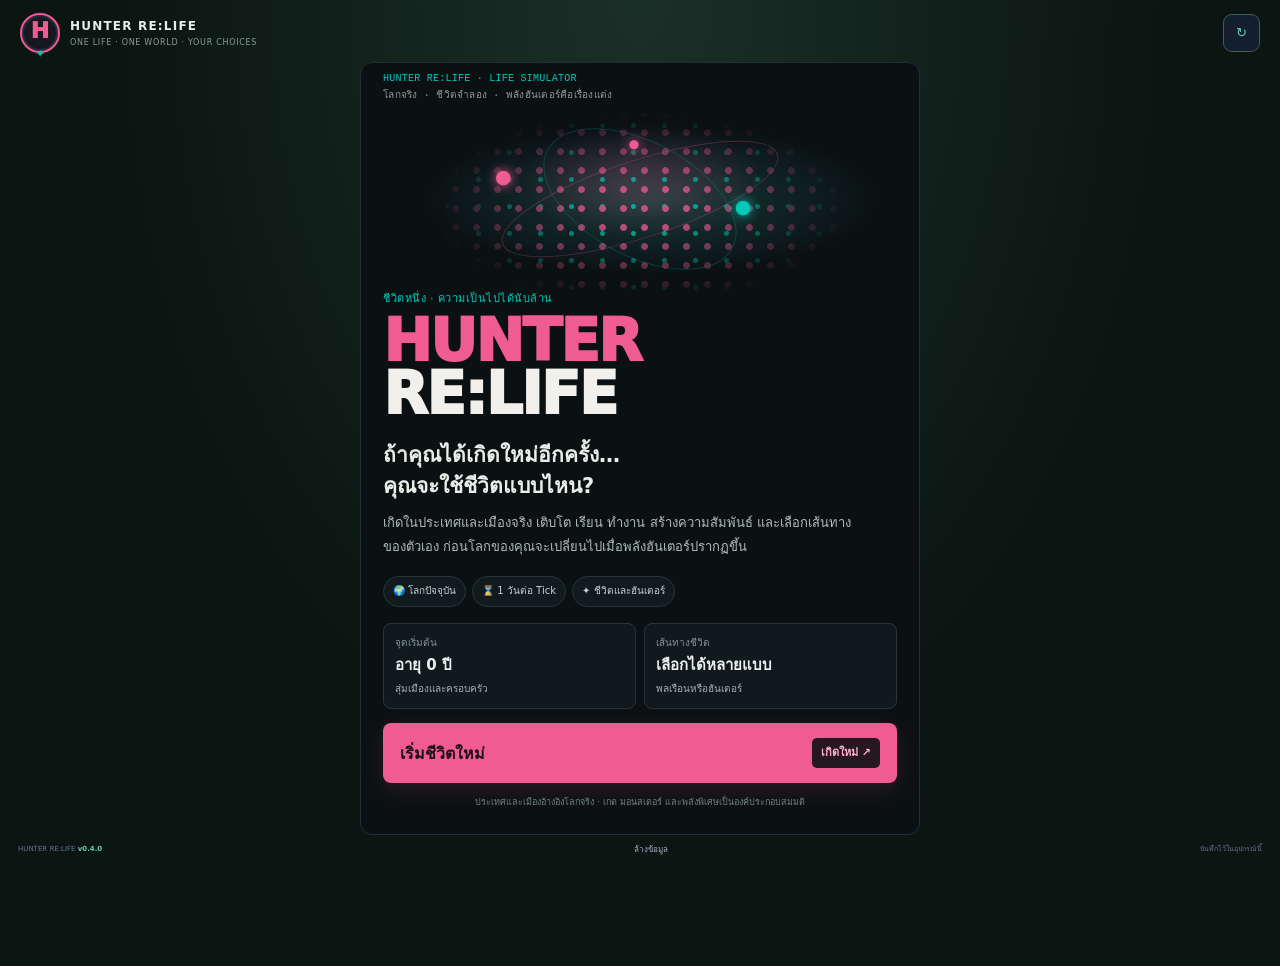
<file: index.html>
<!doctype html>
<html lang="th"><head><meta charset="utf-8"><meta name="viewport" content="width=device-width,initial-scale=1,viewport-fit=cover"><meta name="theme-color" content="#101722"><meta name="description" content="Hunter Re:Life — life simulation on modern Earth with a fictional Hunter awakening system"><link rel="manifest" href="manifest.webmanifest"><link rel="stylesheet" href="fateborn.css"><title>Hunter Re:Life — A Life, Reborn</title></head>
<body><div class="app earth-app">
<header class="topbar"><div class="logo">H<span>✦</span></div><div class="brand"><strong>HUNTER RE:LIFE</strong><small>ONE LIFE · ONE WORLD · YOUR CHOICES</small></div><button id="newBtn" class="icon-btn" aria-label="เริ่มชีวิตใหม่">↻</button></header>
<section id="intro" class="main-menu"><div class="menu-version">HUNTER RE:LIFE · LIFE SIMULATOR<br><span>โลกจริง · ชีวิตจำลอง · พลังฮันเตอร์คือเรื่องแต่ง</span></div><div class="menu-world-art" aria-hidden="true"><div class="world-glow"></div><div class="world-map-dots"></div><div class="world-orbit orbit-one"></div><div class="world-orbit orbit-two"></div><span class="map-pin pin-a">●</span><span class="map-pin pin-b">●</span><span class="map-pin pin-c">●</span></div><div class="menu-title"><p>ชีวิตหนึ่ง · ความเป็นไปได้นับล้าน</p><h1><span>HUNTER</span><br>RE:LIFE</h1><p class="menu-lead">ถ้าคุณได้เกิดใหม่อีกครั้ง…<br>คุณจะใช้ชีวิตแบบไหน?</p><p class="menu-copy">เกิดในประเทศและเมืองจริง เติบโต เรียน ทำงาน สร้างความสัมพันธ์ และเลือกเส้นทางของตัวเอง ก่อนโลกของคุณจะเปลี่ยนไปเมื่อพลังฮันเตอร์ปรากฏขึ้น</p></div><div class="menu-pill-row"><span>🌍 โลกปัจจุบัน</span><span>⌛ 1 วันต่อ Tick</span><span>✦ ชีวิตและฮันเตอร์</span></div><div class="menu-preview"><div><small>จุดเริ่มต้น</small><strong>อายุ 0 ปี</strong><span>สุ่มเมืองและครอบครัว</span></div><div><small>เส้นทางชีวิต</small><strong>เลือกได้หลายแบบ</strong><span>พลเรือนหรือฮันเตอร์</span></div></div><button id="startBtn" class="menu-start"><span>เริ่มชีวิตใหม่</span><b>เกิดใหม่ ↗</b></button><p class="menu-footnote">ประเทศและเมืองอ้างอิงโลกจริง · เกต มอนสเตอร์ และพลังพิเศษเป็นองค์ประกอบสมมติ</p></section>
<section id="birthScreen" class="birth-screen" hidden><article class="birth-card"><header class="birth-card-head"><strong>การแจ้งเกิด</strong><span id="birthNo">No. HRL-2026-000001</span></header><div class="birth-card-body"><small class="birth-label">ชื่อ</small><h1 id="birthName">กำลังสุ่มชื่อ...</h1><p id="birthStory" class="birth-story"></p><p class="birth-note">ชีวิตนี้จะดำเนินไปทีละ 1 วัน คุณสามารถหยุดเวลา เลือกการตัดสินใจ และกลับมาเล่นต่อได้ การเกิด ประเทศ ครอบครัว และเหตุการณ์เป็นการจำลอง</p><div class="birth-grid"><div><small>เพศ</small><strong id="birthSex">—</strong></div><div><small>ประเทศที่เกิด</small><strong id="birthCountry">—</strong></div><div><small>สถานที่เกิด</small><strong id="birthCity">—</strong></div><div><small>ฐานะครอบครัว</small><strong id="birthFamily">—</strong></div><div><small>อายุพ่อแม่</small><strong id="birthParents">—</strong></div><div><small>อาชีพพ่อแม่</small><strong id="birthJobs">—</strong></div><div><small>พี่น้อง</small><strong id="birthSiblings">—</strong></div><div><small>ศาสนา/วัฒนธรรม</small><strong id="birthCulture">—</strong></div></div><div class="birth-house-art"><span>🏙️</span><div><strong id="birthHomeTitle">จุดเริ่มต้นชีวิต</strong><small id="birthHomeText">ครอบครัวและโลกที่คุณเกิดมา</small></div></div></div><footer class="birth-actions"><button id="rerollBirthBtn" class="birth-share">สุ่มชีวิตใหม่</button><button id="beginLifeBtn" class="birth-begin">เริ่มชีวิตนี้</button></footer></article></section>
<section id="game" hidden><div id="lifeUiShell" class="life-ui-shell">
<header class="life-topbar"><div class="life-portrait" id="lifePortrait">🧑🏻</div><div class="life-identity"><strong id="lifeName">ชีวิตใหม่</strong><span id="lifeMeta">อายุ 0 ปี · กำลังเริ่มต้น</span><small id="lifeLocation">กำลังระบุสถานที่</small></div><div class="life-vitals"><span>♥ <b id="lifeHealth">—</b></span><span>◉ <b id="lifeMoney">—</b></span></div></header>
<div class="life-clock"><span id="lifeDate">วันแรกของชีวิต</span><div class="life-clock-actions"><button id="lifePause" type="button">▶ เล่น</button><button data-life-speed="1" class="life-speed active" type="button">1×</button><button data-life-speed="2" class="life-speed" type="button">2×</button><button data-life-speed="4" class="life-speed" type="button">4×</button></div></div>
<div id="lifeViewHost" class="life-view-host"></div>
<nav class="life-bottom-nav" aria-label="เมนูหลัก"><button class="active" data-life-view="life"><span>⌂</span>ชีวิต</button><button data-life-view="character"><span>♙</span>ตัวละคร</button><button data-life-view="world"><span>🌍</span>โลก</button><button data-life-view="events"><span>▤</span>เหตุการณ์</button><button data-life-view="more"><span>☰</span>เพิ่มเติม</button></nav>
</div>
<section class="hero-hud panel"><div class="hud-portrait"><span id="hudAvatar">🧑🏻‍🎤</span></div><div class="hud-identity"><strong id="hudName">ชีวิตใหม่</strong><span id="hudRank">UNAWAKENED · CIVILIAN</span><div class="hud-meter"><small>HP</small><i><b id="hudHp"></b></i><em id="hudHpText">80/100</em></div><div class="hud-meter exp"><small id="hudExpLabel">EDUCATION</small><i><b id="hudExp"></b></i><em id="hudExpText">0 XP</em></div></div><div class="hud-wallet"><small>◉ เงินสะสม</small><strong id="hudMoney">5</strong><span>เหรียญ</span></div><div class="hud-stats"><span>STR <b id="hudStr">10</b></span><span>AGI <b id="hudAgi">10</b></span><span>INT <b id="hudInt">10</b></span><span>VIT <b id="hudVit">10</b></span></div></section>
<section class="worldbar"><div><span class="label">YEAR</span><strong id="year">2026</strong></div><div><span class="label">AGE</span><strong><span id="age">0</span> YEARS</strong></div><div><span class="label">LIFE STAGE</span><strong id="stage">วัยเด็กเล็ก</strong></div></section>
<section class="panel sim-controls"><div class="control-top"><div><span class="eyebrow">LIFE SIMULATION</span><strong id="lifeStatus">PAUSED</strong></div><div class="control-actions"><button id="autoBtn" class="secondary-btn">AUTO: OFF</button></div></div><div class="speed-row"><button id="runBtn" class="run-btn">▶ เล่นต่อ</button><button data-speed="1" class="speed active">1×</button><button data-speed="2" class="speed">2×</button><button data-speed="4" class="speed">4×</button><button data-speed="8" class="speed">8×</button><button id="stepBtn" class="step-btn">+1 วัน</button></div><p class="tiny-note">หนึ่ง tick = 1 วัน · 30 วันต่อเดือน · 12 เดือนต่อปี</p></section>
<section class="panel scene earth-scene"><div class="scene-top"><span>🌐 <b id="simDate">DAY 1 · JAN 2026</b></span><span id="country">กำลังสุ่มประเทศ</span></div><div class="earth-art scene-home" id="earthArt"><div class="sun"></div><div class="scene-weather" id="sceneWeather">☀</div><div class="scene-backdrop" id="sceneBackdrop"></div><div class="skyline skyline-back"></div><div class="skyline skyline-front"></div><div class="scene-props" id="sceneProps"><span class="prop prop-home">⌂</span></div><div class="street"></div><div class="pixel-person" id="pixel-person"><i class="person-head"></i><i class="person-body"></i><i class="person-legs"></i></div><div class="scene-caption"><b id="activity">เติบโตและเรียนรู้</b><small id="sceneSubcaption">บ้านและครอบครัว · จุดเริ่มต้นของชีวิต</small></div><div class="scene-bubble" id="sceneBubble">ชีวิตใหม่</div></div><div class="scene-bottom"><span>♥ HEALTH <b id="health">80</b></span><span>☀ HAPPINESS <b id="happiness">60</b></span><span>◈ FUNDS <b id="money">5</b></span></div></section>
<section class="panel location-history-panel"><div class="section-heading"><div><p class="eyebrow">GEOGRAPHIC WORLD</p><h2>สถานที่ปัจจุบันและประวัติการเดินทาง</h2></div></div><p id="currentLocationSummary" class="muted">รอสร้างสถานที่เกิด</p><div id="locationHistoryList" class="location-history-list"></div><small class="muted">โปรไฟล์ภูมิศาสตร์ในต้นแบบนี้เป็นข้อมูลจัดฉากแบบ bundled ไม่ใช่ข้อมูลพิกัดหรือสภาพภูมิอากาศที่ตรวจสอบจากแหล่งสด</small></section><section class="panel profile-strip"><div class="profile-title"><div><p class="eyebrow">YOUR LIFE</p><h1 id="career">ยังไม่เริ่มทำงาน</h1><p class="muted"><span id="sex">—</span> · ครอบครัวฐานะ<span id="family">—</span></p></div><span id="hunterStatus" class="rank">ยังไม่ตื่นพลัง</span></div><div class="two-stats"><span>EDUCATION <b id="education">0</b></span><span>RELATIONSHIPS <b id="social">50</b></span></div><div class="life-goals"><span>PERSONALITY <b id="personality">—</b></span><span>GOAL <b id="goal">—</b></span></div><div class="bar"><i id="socialBar"></i></div><p id="hunterDetail" class="muted">ระบบฮันเตอร์ยังไม่ปรากฏในชีวิตของคุณ</p><p id="originContext" class="origin-context">ภูมิหลัง: รอการเกิด</p></section>
<section class="panel life-system"><div class="section-heading"><div><p class="eyebrow">LIFE SIMULATION · PHASE 2</p><h2>ชีวิต การเรียน งาน และครอบครัว</h2></div></div><div class="life-system-grid"><div><small>การศึกษา</small><b id="schoolLevel">ก่อนวัยเรียน</b><span>ความก้าวหน้า <strong id="schoolProgress">0</strong></span></div><div><small>รายรับ / เดือน</small><b id="monthlyIncome">0</b><span>รายจ่าย <strong id="monthlyExpense">0</strong></span></div><div><small>เงินออม</small><b id="savings">0</b><span>หนี้ <strong id="debt">0</strong></span></div><div><small>ครอบครัว</small><b><span id="familyBond">60</span>/100</b><span>เพื่อน <strong id="friendsCount">0</strong> คน</span></div></div></section>
<section id="combatPanel" class="panel combat-panel" hidden><div class="section-heading"><div><p class="eyebrow">HUNTER SYSTEM</p><h2>Gate & Combat</h2></div><span class="rank">AUTO TURN</span></div><p class="muted">การต่อสู้จำลองแบบผลัดตา ใช้สถานะตัวละครจริง มีความเสี่ยงบาดเจ็บและสูญเสียชีวิต</p><button id="gateStart" class="primary-btn">เข้าสำรวจ Gate ระดับ E</button><div id="combatFight" hidden><div class="enemy-card"><div><small>ENEMY</small><strong id="enemyName">Monster</strong></div><span id="enemyHpText">0/0</span><div class="bar"><i id="enemyHpBar"></i></div></div><div class="combat-meta"><span id="combatPlayerHp">HP 100</span><span id="combatPlayerLevel">Lv. 1 · EXP 0</span></div><p id="combatLog" class="combat-log"></p><div class="combat-actions"><button id="attackBtn">⚔ โจมตี</button><button id="skillBtn">✦ ใช้สกิล</button><button id="retreatBtn">ถอนตัว</button></div></div></section>
<section id="decision" class="panel critical-card" hidden><span class="critical-label">✦ LIFE DECISION</span><h2 id="decisionTitle">A choice awaits</h2><p id="decisionText"></p><div id="choices" class="critical-choices"></div></section>
<section class="panel events-panel"><div class="section-heading"><div><p class="eyebrow">DAILY LOG</p><h2>บันทึกชีวิตรายวัน</h2></div></div><div class="tab-switch"><button class="subtab active" data-feed="life">เหตุการณ์ชีวิต</button><button class="subtab" data-feed="world">ข่าวโลก</button></div><div id="feed" class="feed"></div></section>
<section id="ending" class="panel ending" hidden><h2>จบหนึ่งชีวิต</h2><p>ทุกชีวิตมีเรื่องราวที่ไม่เหมือนกัน คุณสามารถเริ่มชีวิตใหม่และเก็บประสบการณ์ครั้งนี้ไว้เป็นความทรงจำได้</p><button class="primary-btn" onclick="document.getElementById('newBtn').click()">เริ่มชีวิตใหม่</button></section>
<section id="inventoryPanel" class="panel detail-panel" hidden><div class="section-heading"><div><p class="eyebrow">EQUIPMENT</p><h2>กระเป๋าและอุปกรณ์</h2></div><span id="inventoryCount" class="rank">0 ITEMS</span></div><div id="inventoryList" class="item-grid"></div></section><section id="skillsPanel" class="panel detail-panel" hidden><div class="section-heading"><div><p class="eyebrow">HUNTER ABILITIES</p><h2>สกิลและพลัง</h2></div><span id="skillCount" class="rank">0 SKILLS</span></div><div id="skillsList" class="item-grid"></div></section><section id="legacyPanel" class="panel detail-panel" hidden><div class="section-heading"><div><p class="eyebrow">LIFE CHRONICLES</p><h2>ประวัติชีวิตเก่า</h2></div><span id="legacyCount" class="rank">0 LIVES</span></div><div id="legacyList" class="legacy-list"></div></section><span id="saveStatus" class="save-status">LOCAL SAVE</span><nav class="game-nav panel" aria-label="เมนูเกม"><button class="active" data-jump="scene"><span>⌂</span>ชีวิต</button><button data-jump="profile-strip"><span>♙</span>ตัวละคร</button><button data-jump="skillsPanel"><span>✧</span>สกิล</button><button data-jump="inventoryPanel"><span>▣</span>กระเป๋า</button><button data-jump="legacyPanel"><span>▤</span>Legacy</button><button data-jump="events-panel"><span>◎</span>บันทึก</button></nav>
<section class="panel source-note"><strong>หมายเหตุเกี่ยวกับข้อมูล</strong><p>ประเทศและชื่อเมืองอ้างอิงสถานที่จริง โดยใช้รายชื่อเมืองตัวอย่างที่คัดไว้ ไม่ใช่ฐานข้อมูลภูมิศาสตร์ครบทุกเมือง ค่าพื้นฐานและเหตุการณ์ชีวิตเป็นการจำลอง ส่วนฮันเตอร์ เกต และมอนสเตอร์เป็นเรื่องแต่ง</p></section>
</section>
<footer><span>HUNTER RE:LIFE <b>v0.4.0</b></span><button id="resetBtn" class="text-btn">ล้างข้อมูล</button><span>บันทึกไว้ในอุปกรณ์นี้</span></footer></div><script src="world-life.js"></script><script src="geographic-world.js"></script><script src="character-sprites.js"></script><script src="village-scene.js"></script><script src="life-ui.js"></script></body></html>
</file>
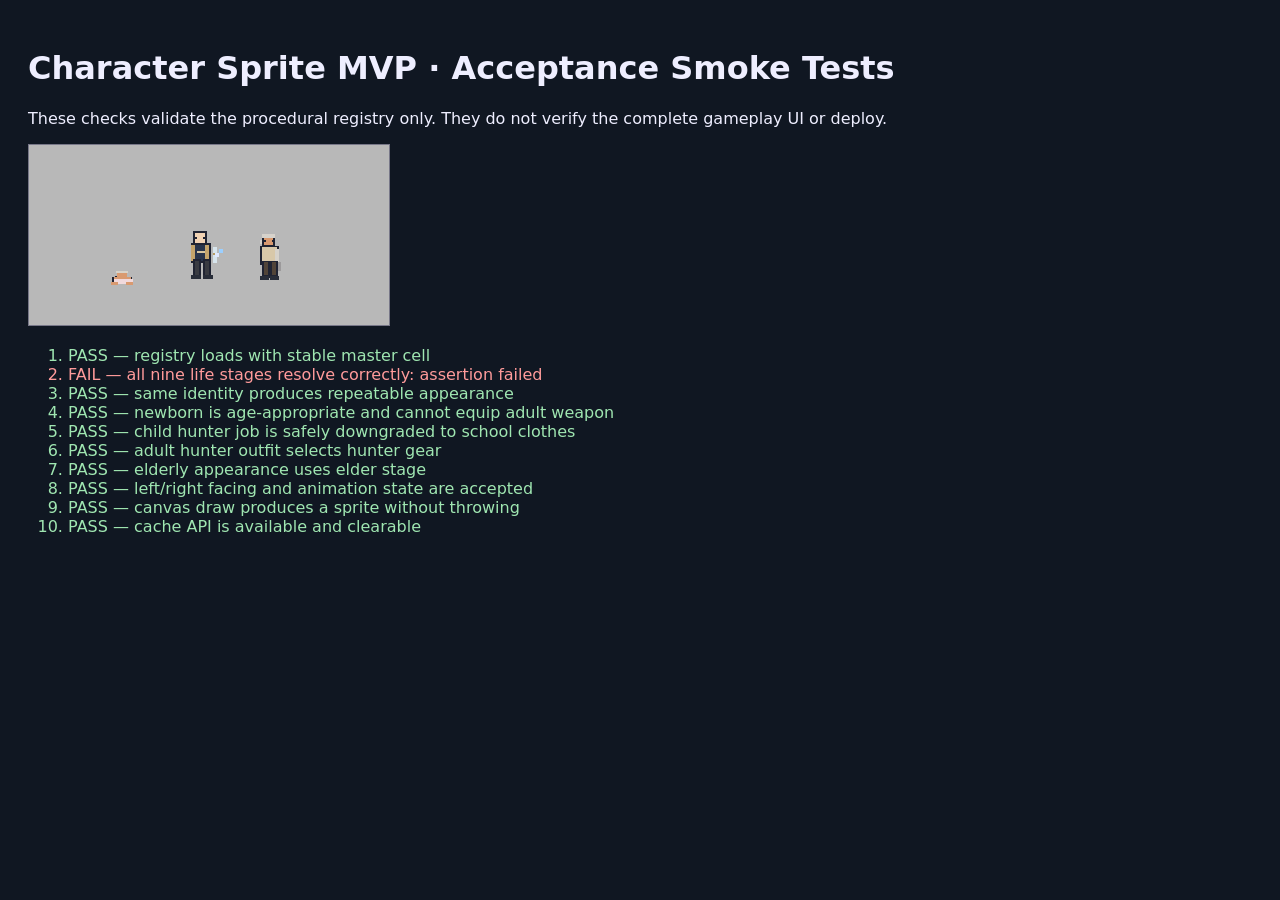
<file: sprite-system-tests.html>
<!doctype html>
<html lang="en"><meta charset="utf-8"><meta name="viewport" content="width=device-width,initial-scale=1"><title>Character Sprite MVP Tests</title>
<style>body{font:16px system-ui;background:#101722;color:#eef;padding:20px}canvas{image-rendering:pixelated;background:#b8b8b8;border:1px solid #778}li.pass{color:#9fe6b1}li.fail{color:#ff9b9b}</style>
<h1>Character Sprite MVP · Acceptance Smoke Tests</h1><p>These checks validate the procedural registry only. They do not verify the complete gameplay UI or deploy.</p><canvas id="preview" width="360" height="180"></canvas><ol id="results"></ol>
<script src="character-sprites.js"></script><script>
(()=>{const out=document.getElementById('results'),ctx=document.getElementById('preview').getContext('2d');let n=0;function test(name,fn){const li=document.createElement('li');try{const result=fn();if(result===false)throw Error('assertion failed');li.className='pass';li.textContent='PASS — '+name}catch(e){li.className='fail';li.textContent='FAIL — '+name+': '+e.message}out.appendChild(li);n++}
const S=window.RebornSprites;
test('registry loads with stable master cell',()=>S&&S.cell.width===24&&S.cell.height===32);
test('all nine life stages resolve correctly',()=>['newborn','toddler','early_childhood','childhood','adolescent','young_adult','adult','mature_adult','elderly'].every((id,i)=>S.stageFor([0,2,5,9,15,22,32,50,70][i]).id===id));
test('same identity produces repeatable appearance',()=>JSON.stringify(S.resolve({age:30,identity:{id:'test-1'}}).identity)===JSON.stringify(S.resolve({age:30,identity:{id:'test-1'}}).identity));
test('newborn is age-appropriate and cannot equip adult weapon',()=>{const a=S.resolve({age:0,job:'Hunter',weapon:'sword'});return a.stage==='newborn'&&a.outfit==='baby'&&a.weapon===null});
test('child hunter job is safely downgraded to school clothes',()=>S.resolve({age:10,job:'Hunter',weapon:'sword'}).outfit==='school');
test('adult hunter outfit selects hunter gear',()=>S.resolve({age:30,job:'Hunter',weapon:'sword'}).outfit==='hunter');
test('elderly appearance uses elder stage',()=>S.resolve({age:70}).stage==='elderly');
test('left/right facing and animation state are accepted',()=>S.resolve({age:25,facing:'left',action:'walk'}).facing==='left');
test('canvas draw produces a sprite without throwing',()=>{S.draw(ctx,80,140,{age:0,identity:{id:'test-baby'},action:'crawl'});S.draw(ctx,150,140,{age:30,identity:{id:'test-hunter'},job:'Hunter',weapon:'sword',action:'attack'});S.draw(ctx,220,140,{age:70,identity:{id:'test-elder'},action:'walk'});return true});
test('cache API is available and clearable',()=>{S.getCached('test',()=>({ok:true}));const ok=S.cache.has('test');S.clearCache();return ok&&!S.cache.has('test')});
document.title+=' — '+[...out.children].filter(x=>x.className==='pass').length+'/'+n+' passed';
})();
</script></html>
</file>
<file: fateborn.css>
:root{color-scheme:dark;--bg:#080c15;--panel:#111927;--line:#29364b;--text:#eff4ff;--muted:#8998b0;--cyan:#76e9e0;--violet:#b19bff;--gold:#f6d28a;--red:#ff7187;--green:#91e8ae;--pixel:pixelated}*{box-sizing:border-box}body{margin:0;background:radial-gradient(ellipse at 50% -10%,#29375c 0,transparent 43%),var(--bg);color:var(--text);font:13px/1.45 system-ui,sans-serif}button,select{font:inherit;cursor:pointer}button:disabled{opacity:.4;cursor:not-allowed}.app{max-width:900px;margin:auto;padding:0 11px calc(82px + env(safe-area-inset-bottom))}.topbar{display:flex;align-items:center;gap:10px;padding:14px 0}.logo{width:40px;height:40px;border:2px solid #6edbd8;border-radius:10px;display:grid;place-items:center;color:var(--cyan);font-size:22px;font-weight:1000}.logo span{font-size:10px;color:var(--gold)}.brand{display:grid;gap:2px}.brand strong{font-size:12px;letter-spacing:1.2px}.brand small{font-size:8px;letter-spacing:.7px;color:var(--muted)}.icon-btn{margin-left:auto;border:1px solid var(--line);background:#131e2f;color:var(--cyan);border-radius:9px;padding:9px 12px}.worldbar{display:grid;grid-template-columns:1fr 1fr 1fr;gap:6px;margin-bottom:10px}.worldbar>div{padding:9px 7px;background:#111a29;border:1px solid var(--line);border-radius:9px;display:grid;gap:3px;min-width:0}.label{font-size:7px;color:var(--muted);letter-spacing:.8px}.worldbar strong{font-size:9px;white-space:nowrap;overflow:hidden;text-overflow:ellipsis}.cyan{color:var(--cyan)}.panel{background:linear-gradient(150deg,#131d2c,#0d1420);border:1px solid var(--line);border-radius:13px;padding:13px;margin-bottom:10px;box-shadow:0 8px 22px #0002}.sim-controls{padding:11px}.control-top,.speed-row{display:flex;align-items:center;gap:6px}.control-top{justify-content:space-between;margin-bottom:9px}.control-top>div{display:grid;gap:3px}.control-top>div>strong{font-size:11px;color:var(--gold)}.eyebrow{margin:0 0 4px;font-size:8px;letter-spacing:1.5px;color:var(--cyan);font-weight:900}.mode-label{font-size:7px;letter-spacing:.6px;color:var(--muted);display:grid;gap:3px}.mode-label select{max-width:125px;background:#0b1320;border:1px solid var(--line);border-radius:6px;color:var(--text);padding:6px;font-size:10px}.speed-row{display:grid;grid-template-columns:1.45fr repeat(4,.55fr) 1fr}.run-btn,.speed,.step-btn{border:1px solid #33445c;background:#182337;color:var(--text);border-radius:7px;padding:8px 3px;font-size:9px;font-weight:900}.run-btn{background:#164039;color:var(--cyan)}.speed.active{border-color:var(--cyan);background:#1c3b42;color:var(--cyan)}.step-btn{color:var(--gold)}.tiny-note{font-size:8px;color:#77869c;margin:8px 0 0;text-align:center}.view{display:none}.view.active{display:block}.scene{padding:8px}.scene-top,.scene-bottom{display:flex;justify-content:space-between;gap:8px;padding:4px;color:var(--muted);font-size:8px;letter-spacing:.6px}.scene-bottom{padding:10px 4px 4px}.scene-bottom b{color:var(--text)}.pixel-scene{height:245px;position:relative;overflow:hidden;border:1px solid #31445a;background:linear-gradient(#1c2a48,#33445e 48%,#7a7380 75%,#3c4b4e);isolation:isolate;image-rendering:pixelated}.parallax{position:absolute;inset:0;pointer-events:none}.parallax.far{opacity:.8;background:linear-gradient(135deg,transparent 48%,#25364c 49% 62%,transparent 63%) 0 0/260px 160px repeat-x,linear-gradient(135deg,transparent 48%,#1d2d42 49% 62%,transparent 63%) 80px 28px/310px 140px repeat-x}.parallax.near{top:auto;height:70px;bottom:42px;background:repeating-linear-gradient(90deg,#34463f 0 12px,#40564a 12px 24px,#283a36 24px 38px);opacity:.6}.world-track{position:absolute;inset:0 auto 0 0;width:4000px;will-change:transform;image-rendering:pixelated}.world-ground{position:absolute;left:0;right:0;bottom:0;height:50px;background:repeating-linear-gradient(90deg,#263b3b 0 18px,#304543 18px 34px);border-top:5px solid #62766b}.world-ground:before{content:'';position:absolute;top:-16px;left:0;right:0;height:12px;background:repeating-linear-gradient(90deg,transparent 0 9px,#8ab18b 9px 14px,transparent 14px 31px)}.world-object{position:absolute;bottom:45px;image-rendering:pixelated}.tower{width:30px;height:84px;background:#1b2736;border:4px solid #39465a;border-bottom:0}.tower:before{content:'';position:absolute;top:-16px;left:-8px;width:38px;height:18px;background:#26374b;clip-path:polygon(50% 0,100% 100%,0 100%)}.tower i{position:absolute;bottom:0;left:8px;width:5px;height:16px;background:#e2b976}.gate-object{width:76px;height:92px;border:6px solid #7c9cae;border-bottom:0;border-radius:35px 35px 0 0;background:radial-gradient(ellipse,#b6cfff,#746bc1 30%,#192a48 70%);box-shadow:0 0 25px #a5d7ff88}.gate-object:before{content:'';position:absolute;inset:-11px -11px 0;border:2px solid #b6dce2;border-radius:40px 40px 0 0}.gate-object i{position:absolute;inset:7px;background:linear-gradient(130deg,#c1f6f4,#7874ce 35%,#101b32 70%)}.gate-object b,.guild-object b,.dungeon-object b{position:absolute;top:35px;left:8px;font-size:7px;letter-spacing:1px}.tree{width:20px;height:54px;background:#604f42}.tree:before{content:'';position:absolute;left:-22px;top:-36px;width:60px;height:55px;background:#3e6a59;box-shadow:8px -12px #4e8068,-8px 6px #2c5249;clip-path:polygon(50% 0,95% 38%,80% 38%,100% 70%,65% 70%,80% 100%,20% 100%,35% 70%,0 70%,20% 38%,5% 38%)}.tree2{filter:hue-rotate(20deg)}.guild-object{width:110px;height:80px;background:#5c4a3d;border:5px solid #89745d}.guild-object:before{content:'';position:absolute;left:-12px;top:-26px;width:124px;height:30px;background:#8b5948;clip-path:polygon(50% 0,100% 100%,0 100%)}.guild-object b{top:32px;left:34px;color:#f6d28a}.crystal{width:34px;height:58px;background:#9a9bff;clip-path:polygon(50% 0,100% 30%,72% 100%,24% 86%,0 32%);filter:drop-shadow(0 0 8px #a4a1ff);box-shadow:0 0 20px #a4a1ff}.dungeon-object{width:120px;height:90px;background:#202b38;border:5px solid #526276;border-bottom:0;border-radius:40px 40px 0 0}.dungeon-object i{position:absolute;inset:14px 14px 0;background:#111927;border:2px solid #64748b;border-bottom:0;border-radius:35px 35px 0 0}.dungeon-object b{top:47px;left:29px;color:#c4d3e8}.hero-sprite{position:absolute;left:600px;bottom:43px;width:28px;height:43px;z-index:4;image-rendering:pixelated;filter:drop-shadow(3px 3px 0 #10151d);transform-origin:bottom center}.hero-sprite i{position:absolute;display:block}.hero-sprite .hair{top:0;left:5px;width:17px;height:6px;background:#222338;box-shadow:0 -3px #222338,3px 2px #222338}.hero-sprite .head{top:4px;left:7px;width:12px;height:10px;background:#e7b58d;box-shadow:4px 3px #e7b58d}.hero-sprite .body{top:14px;left:4px;width:19px;height:15px;background:#64b5b5;border:2px solid #25344a}.hero-sprite .arm{top:16px;left:0;width:5px;height:12px;background:#e7b58d;box-shadow:22px 0 #e7b58d}.hero-sprite .legs{top:28px;left:5px;width:7px;height:13px;background:#313950;box-shadow:9px 0 #313950}.hero-sprite .weapon{top:14px;left:23px;width:3px;height:20px;background:#dce7f3;transform:rotate(15deg);display:none}.hero-sprite.anim-walk .legs{animation:walk .3s steps(2) infinite}.hero-sprite.anim-walk .arm{animation:arms .3s steps(2) infinite}.hero-sprite.anim-fight .weapon{display:block;animation:swing .5s steps(2) infinite}.hero-sprite.anim-magic .body{background:#a78bfa;box-shadow:0 0 12px #a78bfa}.hero-sprite.anim-rest{filter:drop-shadow(0 0 7px #83e9c2)}.hero-sprite.race-elf .hair{background:#70b99c}.hero-sprite.race-dwarf .hair{background:#b76c4c}.hero-sprite.race-orc .head{background:#78b87b}.hero-sprite.race-beastkin .hair{background:#cda06b;box-shadow:0 -3px #cda06b,-4px -1px #cda06b,4px -1px #cda06b}.hero-sprite.race-dragonkin .head{background:#bc8bd8}.hero-sprite.stage-infant{transform:scale(.6)}.hero-sprite.stage-child{transform:scale(.8)}.hero-sprite.stage-teen{transform:scale(1)}.hero-sprite.stage-adult{transform:scale(1.1)}.hero-sprite.stage-elder{transform:scale(1.05);filter:grayscale(.35)}.scene-overlay{position:absolute;left:10px;bottom:9px;display:grid;gap:2px;text-shadow:0 2px 4px #000;pointer-events:none}.scene-overlay span{font-size:10px;letter-spacing:1.2px;font-weight:900}.scene-overlay small{font-size:8px;color:#d1d9e8}.camera-marker{position:absolute;right:7px;top:7px;font-size:6px;letter-spacing:.8px;color:#d9e7f2;background:#0a1328a8;padding:4px;border:1px solid #61748a66}.section-heading{display:flex;justify-content:space-between;align-items:center;gap:8px;margin-bottom:12px}.section-heading h2{margin:0;font-size:17px}.profile-title{display:flex;justify-content:space-between;align-items:start;gap:8px}.profile-title h1{font-size:22px;margin:0}.muted{color:var(--muted);font-size:10px;line-height:1.6}.profile-title .muted{margin:4px 0 0}.rank,.tag{font-size:7px;letter-spacing:.7px;font-weight:900;padding:6px 7px;border-radius:6px;border:1px solid #7563a8;color:#c9baff;background:#a58dff12;white-space:nowrap}.level-line{display:flex;justify-content:space-between;font-size:9px;color:var(--muted);margin:13px 0 6px}.level-line b{color:var(--text)}.bar{height:5px;background:#283349;border-radius:8px;overflow:hidden}.bar i{display:block;height:100%;width:0;background:linear-gradient(90deg,#8c7aff,#6ce6de)}.quick-vitals{display:flex;justify-content:space-between;gap:8px;flex-wrap:wrap;margin-top:12px;font-size:8px;color:var(--muted)}.quick-vitals b{color:var(--text)}.current-activity .section-heading{margin-bottom:7px}.activity-meter{height:4px;background:#283349;border-radius:5px;margin:12px 0 9px;overflow:hidden}.activity-meter i{display:block;height:100%;width:20%;background:var(--cyan);transition:width .3s}.two-stats{display:flex;justify-content:space-between;gap:8px;font-size:7px;letter-spacing:.7px;color:var(--muted)}.two-stats b{color:var(--text)}.critical-card{border:1px solid #c79b49;background:linear-gradient(130deg,#392c20,#201a19);border-radius:10px;padding:12px;margin-bottom:12px}.critical-label{font-size:8px;color:var(--gold);letter-spacing:1px;font-weight:900}.critical-card h3{margin:7px 0;font-size:15px}.critical-card p{font-size:10px;color:#e2d5bf;line-height:1.5}.critical-choices{display:grid;gap:7px}.critical-choices button{padding:10px;background:#1b2635;border:1px solid #6b5b42;color:var(--text);border-radius:7px;text-align:left;font-size:10px}.tab-switch{display:flex;gap:6px;margin-bottom:10px}.subtab{flex:1;background:#0b1320;color:var(--muted);border:1px solid var(--line);border-radius:7px;padding:8px;font-size:9px}.subtab.active{color:var(--cyan);border-color:var(--cyan)}.feed{display:grid;gap:7px}.feed-entry{padding:9px 10px;background:#0b121e;border-left:2px solid var(--violet);border-radius:0 7px 7px 0}.feed-entry.world{border-left-color:var(--gold)}.feed-entry strong{display:block;font-size:10px;color:var(--gold)}.feed-entry p{margin:4px 0 0;color:#aab7c9;font-size:9px;line-height:1.5}.feed-entry time{font-size:7px;color:var(--muted)}.stats-grid{display:grid;grid-template-columns:repeat(3,1fr);gap:7px}.stats-grid>div{background:#0a111c;border:1px solid #253147;border-radius:8px;padding:10px 7px;display:grid;gap:3px}.stats-grid small{font-size:8px;color:var(--cyan);font-weight:900}.stats-grid b{font-size:20px}.stats-grid span{font-size:8px;color:var(--muted)}.detail-list{display:grid;gap:7px;margin-top:12px}.detail-row{display:flex;justify-content:space-between;gap:12px;padding:8px;background:#0b121e;border-radius:7px;font-size:9px}.detail-row span{color:var(--muted)}.item-list{display:grid;gap:8px}.item-card{display:flex;align-items:center;gap:10px;padding:10px;background:#0a111c;border:1px solid var(--line);border-radius:9px}.item-icon{width:35px;height:35px;border-radius:8px;display:grid;place-items:center;background:#1c2940;font-size:18px;flex-shrink:0}.item-card>div:nth-child(2){flex:1;min-width:0}.item-card strong{font-size:10px;display:block}.item-card p{font-size:8px;color:var(--muted);margin:3px 0 0;line-height:1.5}.item-card .value{font-size:8px;color:var(--gold);white-space:nowrap}.equipment-grid{display:grid;grid-template-columns:repeat(3,1fr);gap:7px;margin-bottom:10px}.equipment-slot{padding:10px 5px;background:#0a111c;border:1px dashed #34445b;border-radius:8px;text-align:center}.equipment-slot small{display:block;font-size:7px;color:var(--muted)}.equipment-slot b{display:block;font-size:9px;margin-top:5px}.world-map{height:220px;position:relative;overflow:hidden;margin-top:14px;border:1px solid #2d4554;border-radius:10px;background:linear-gradient(150deg,#1a2d3d,#293d3a 45%,#182a34)}.map-line{position:absolute;left:10%;right:10%;top:51%;height:3px;background:#b3b6a6;transform:rotate(-10deg);box-shadow:0 0 0 4px #aab5a322}.map-node{position:absolute;padding:8px 7px;border:1px solid #91a6a8;background:#152535;color:#e8f3e9;border-radius:5px;font-size:7px;letter-spacing:.5px}.n1{left:7%;top:55%}.n2{left:29%;top:32%;border-color:#8bdde4}.n3{left:48%;top:57%}.n4{left:66%;top:24%;border-color:#a78bfa}.n5{right:5%;top:53%;border-color:#f6d28a}.bottom-nav{position:fixed;z-index:20;bottom:0;left:50%;transform:translateX(-50%);width:min(100%,900px);display:grid;grid-template-columns:repeat(9,minmax(0,1fr));gap:1px;background:#0b111c;border-top:1px solid var(--line);padding:7px 3px calc(7px + env(safe-area-inset-bottom));overflow-x:auto}.nav-item{min-width:0;border:0;background:transparent;color:#71819a;display:grid;justify-items:center;gap:3px;padding:4px 0}.nav-item span{font-size:16px}.nav-item small{font-size:7px}.nav-item.active{color:var(--cyan)}footer{display:flex;justify-content:space-between;align-items:center;gap:7px;padding:8px 0 20px;color:#67758d;font-size:7px}footer b{color:var(--cyan)}.text-btn{border:0;background:none;color:#a5b3c8;font-size:8px}.toast{position:fixed;bottom:86px;left:50%;transform:translate(-50%,15px);opacity:0;pointer-events:none;background:#d9fffa;color:#07151b;padding:11px 15px;border-radius:9px;font-weight:900;font-size:10px;box-shadow:0 8px 30px #0008;transition:.2s;max-width:90vw;text-align:center;z-index:30}.toast.show{opacity:1;transform:translate(-50%,0)}[hidden]{display:none!important}@keyframes walk{0%{transform:translateY(0)}100%{transform:translateY(-3px)}}@keyframes arms{0%{transform:rotate(-15deg)}100%{transform:rotate(15deg)}}@keyframes swing{0%{transform:rotate(15deg)}100%{transform:rotate(-40deg)}}@media(min-width:650px){.app{padding:0 22px 95px}.pixel-scene{height:300px}.panel{padding:17px}.worldbar strong{font-size:10px}.bottom-nav{padding-left:14px;padding-right:14px}.nav-item small{font-size:8px}}@media(max-width:370px){.app{padding-left:7px;padding-right:7px}.panel{padding:10px}.pixel-scene{height:220px}.worldbar strong{font-size:8px}.brand strong{font-size:10px}.speed-row{grid-template-columns:1.3fr repeat(4,.5fr) .9fr}.run-btn,.speed,.step-btn{font-size:8px}.nav-item small{font-size:6px}.nav-item span{font-size:14px}}

/* Reference-flow pass: compact life HUD, large pixel scene, readable event timeline. */
@media (max-width:600px){
  body{font-size:14px;background:#08140f;color:#e8eadf}
  .app{padding:0 8px calc(78px + env(safe-area-inset-bottom));max-width:520px}
  .topbar{padding:9px 2px 7px;gap:8px}
  .logo{width:34px;height:34px;border-radius:7px}
  .brand strong{font-size:11px;letter-spacing:.8px}
  .brand small{font-size:7px}
  .worldbar{gap:4px;margin-bottom:6px}
  .worldbar>div{padding:7px 5px;border-radius:5px;background:#101d18;border-color:#263b32}
  .label{font-size:7px}
  .worldbar strong{font-size:9px}
  .sim-controls{padding:8px;margin-bottom:7px;border-radius:7px;background:#101b16;border-color:#263b32}
  .control-top{margin-bottom:7px}
  .control-top>div>strong{font-size:10px}
  .mode-label{font-size:7px}
  .mode-label select{max-width:108px;padding:5px}
  .speed-row{grid-template-columns:1.15fr repeat(4,.55fr) .8fr;gap:4px}
  .run-btn,.speed,.step-btn{padding:8px 2px;font-size:9px;border-radius:5px}
  .tiny-note{font-size:7px;margin-top:6px}
  .view.active{display:flex;flex-direction:column;gap:0}
  #view-life .profile-strip{order:1}
  #view-life .scene{order:2}
  #view-life .current-activity{order:3}
  #view-life .events-panel{order:4}
  .panel{padding:10px;margin-bottom:7px;border-radius:7px;background:#101b16;border-color:#263b32;box-shadow:none}
  .profile-title h1{font-size:20px}
  .profile-title .muted{font-size:9px}
  .rank,.tag{font-size:7px;padding:5px 6px}
  .level-line{margin:8px 0 5px;font-size:9px}
  .quick-vitals{margin-top:8px;font-size:8px}
  .scene{padding:5px!important}
  .scene-top,.scene-bottom{font-size:8px}
  .pixel-scene{height:clamp(270px,36vh,390px);border-radius:3px;border-color:#3c5145}
  .world-ground{height:58px}
  .hero-sprite{bottom:51px}
  .scene-overlay{left:8px;bottom:7px}
  .scene-overlay span{font-size:10px}
  .scene-overlay small{font-size:8px}
  .camera-marker{font-size:6px}
  .section-heading{margin-bottom:8px}
  .section-heading h2{font-size:16px}
  .muted{font-size:10px}
  .current-activity .section-heading{margin-bottom:5px}
  .activity-meter{margin:8px 0}
  .two-stats{font-size:7px}
  .events-panel{min-height:245px}
  .tab-switch{margin-bottom:8px}
  .subtab{font-size:10px;padding:9px;border-radius:5px}
  .feed{gap:4px}
  .feed-entry{padding:8px 9px;background:#0b1511;border-left-width:3px;border-radius:0}
  .feed-entry strong{font-size:10px}
  .feed-entry p{font-size:10px;line-height:1.55}
  .feed-entry time{font-size:7px}
  .bottom-nav{width:100%;grid-template-columns:repeat(9,minmax(42px,1fr));overflow-x:auto;background:#0b1511;border-top:1px solid #263b32;padding:6px 3px calc(6px + env(safe-area-inset-bottom))}
  .nav-item{padding:4px 0}
  .nav-item span{font-size:17px}
  .nav-item small{font-size:8px}
  .stats-grid{gap:5px}
  .stats-grid>div{padding:8px 6px}
  .stats-grid b{font-size:18px}
  .item-card{padding:8px;gap:8px}
  .item-card strong{font-size:10px}
  .item-card p{font-size:9px}
  .world-map{height:200px}
}
@media (max-width:380px){
  .worldbar strong{font-size:8px}
  .speed-row{grid-template-columns:1.05fr repeat(4,.5fr) .78fr}
  .run-btn,.speed,.step-btn{font-size:8px}
  .pixel-scene{height:265px}
  .bottom-nav{grid-template-columns:repeat(9,minmax(39px,1fr))}
}

/* Earth-life redesign */
.earth-app{max-width:760px;padding-bottom:calc(24px + env(safe-area-inset-bottom))}
.intro{padding:22px 18px;background:linear-gradient(145deg,#19283b,#101722 68%);margin-top:12px}
.intro h1{font-size:clamp(25px,6vw,38px);line-height:1.22;margin:12px 0}
.intro h1 span{color:var(--cyan)}
.intro>p:not(.eyebrow):not(.tiny-note){color:#c1ccdc;line-height:1.8;font-size:13px}
.intro-facts{display:grid;grid-template-columns:repeat(3,minmax(0,1fr));gap:7px;margin:20px 0}
.intro-facts>div{display:flex;flex-direction:column;gap:5px;padding:11px 8px;border:1px solid var(--line);border-radius:10px;background:#0b1421}
.intro-facts b{font-size:21px}.intro-facts strong{font-size:10px}.intro-facts small{font-size:9px;color:var(--muted)}
.primary-btn{width:100%;padding:14px;border:0;border-radius:9px;background:linear-gradient(100deg,#4ed2c5,#8ce4cf);color:#10212b;font-weight:900;font-size:14px}
.control-actions{display:flex;gap:5px}.secondary-btn{border:1px solid var(--line);background:#172438;color:var(--text);border-radius:7px;padding:7px 10px;font-size:10px;font-weight:800}
.earth-scene{padding:8px}.earth-art{height:225px;position:relative;overflow:hidden;border:1px solid #344a5e;background:linear-gradient(#8bb5c7 0%,#c4d6d2 58%,#788e8a 59%,#354b50 100%);image-rendering:pixelated}
.sun{position:absolute;width:36px;height:36px;border-radius:50%;background:#f8d88b;top:22px;right:15%;box-shadow:0 0 25px #ffe6a3aa}
.skyline{position:absolute;bottom:48px;left:0;right:0;height:110px;background:repeating-linear-gradient(90deg,#718b91 0 28px,#d0d5c7 28px 32px,#607b85 32px 61px,#9baeb0 61px 66px);clip-path:polygon(0 48%,6% 48%,6% 18%,13% 18%,13% 40%,19% 40%,19% 5%,27% 5%,27% 54%,34% 54%,34% 28%,42% 28%,42% 45%,49% 45%,49% 10%,58% 10%,58% 51%,66% 51%,66% 24%,74% 24%,74% 43%,83% 43%,83% 14%,91% 14%,91% 46%,100% 46%,100% 100%,0 100%)}
.skyline-back{bottom:62px;opacity:.55;transform:scaleX(1.15);background-color:#8ba3a6}
.skyline-front{height:78px;bottom:44px;background:repeating-linear-gradient(90deg,#354f5a 0 36px,#779195 36px 40px,#47636b 40px 72px);opacity:.95}
.street{position:absolute;bottom:0;left:0;right:0;height:50px;background:repeating-linear-gradient(90deg,#394b50 0 45px,#465b60 45px 48px)}
.street:after{content:'';position:absolute;top:23px;left:0;right:0;height:3px;background:repeating-linear-gradient(90deg,#e9d9a2 0 20px,transparent 20px 40px)}
.pixel-person{position:absolute;z-index:2;bottom:40px;left:48%;width:25px;height:47px;image-rendering:pixelated;filter:drop-shadow(3px 3px 0 #17242b)}
.person-head{position:absolute;top:0;left:7px;width:13px;height:12px;background:#d9a57e;box-shadow:0 -4px #3b3334}
.person-body{position:absolute;top:12px;left:4px;width:20px;height:19px;background:#e6bd62;border:2px solid #374958}
.person-legs{position:absolute;top:30px;left:6px;width:6px;height:16px;background:#263b4d;box-shadow:8px 0 #263b4d}
.scene-caption{position:absolute;z-index:3;top:10px;left:10px;display:grid;gap:3px;color:#152631;text-shadow:0 1px #fff8}
.scene-caption b{font-size:12px}.scene-caption small{font-size:9px}
.profile-title{display:flex;justify-content:space-between;align-items:flex-start;gap:10px}.profile-title h1{font-size:20px;margin:3px 0}.profile-title .rank{max-width:145px;white-space:normal;text-align:center;font-size:9px}
.two-stats{display:grid;grid-template-columns:1fr 1fr;gap:8px;margin:13px 0 7px;font-size:10px;color:var(--muted)}.two-stats b{display:block;color:var(--text);margin-top:4px}
.bar{height:5px;background:#202c3b;border-radius:10px;overflow:hidden}.bar i{display:block;height:100%;width:50%;background:var(--cyan)}
.critical-card{border-color:#806e45;background:linear-gradient(145deg,#302a1d,#131a25)}.critical-card h2{font-size:18px;margin:7px 0}.critical-card p{line-height:1.7;color:#c8d0dd}
.critical-choices{display:grid;gap:7px;margin-top:12px}.choice{padding:11px;text-align:left;border:1px solid #42556a;border-radius:8px;background:#19283b;color:var(--text);font-size:12px}.choice:active{border-color:var(--cyan)}
.event{padding:11px 0;border-bottom:1px solid #263448}.event:last-child{border-bottom:0}.event-age{font-size:8px;letter-spacing:1px;color:var(--cyan);margin-bottom:4px}.event strong{font-size:12px}.event p{font-size:11px;color:#aab8cb;line-height:1.7;margin:5px 0 0}
.source-note{font-size:10px;color:var(--muted);line-height:1.7}.source-note strong{color:#dce5f2}.source-note p{margin-bottom:0}
.ending h2{margin-top:0}
@media(max-width:440px){.earth-app{padding-left:8px;padding-right:8px}.intro{padding:17px 13px}.intro-facts{gap:5px}.intro-facts>div{padding:9px 5px}.intro-facts strong{font-size:9px}.speed-row{grid-template-columns:1.35fr repeat(4,.48fr) .8fr;gap:4px}.run-btn,.speed,.step-btn{font-size:8px;padding:9px 1px}.earth-art{height:205px}.worldbar strong{font-size:9px}}

/* Dynamic situation scenes: pixel-art environments change with the life event */
.earth-art{isolation:isolate;transition:background .45s ease}
.scene-backdrop{position:absolute;inset:0;z-index:0;pointer-events:none;transition:all .4s ease}
.scene-weather{position:absolute;z-index:1;right:14px;top:13px;font-size:20px;opacity:.8}
.scene-props{position:absolute;inset:0;z-index:2;pointer-events:none}
.prop{position:absolute;display:grid;place-items:center;image-rendering:pixelated;font-weight:900;text-shadow:2px 2px #15232b;filter:drop-shadow(2px 3px 0 #17232b)}
.prop-home{left:8%;bottom:42px;width:63px;height:62px;background:#a56e4d;border:4px solid #523f39;color:#f5d9a3;font-size:42px}
.prop-tree{left:27%;bottom:49px;color:#315c45;font-size:49px;text-shadow:3px 4px #203a31}
.prop-school{left:12%;bottom:48px;width:55px;height:60px;background:#c4b48b;border:4px solid #6d6254;color:#32485a;font-size:32px}
.prop-office{right:11%;bottom:45px;width:58px;height:105px;background:repeating-linear-gradient(0deg,#536f84 0 10px,#c1d2d3 10px 13px);border:4px solid #344d5d;color:#f1dfab;font-size:0}
.prop-car{right:24%;bottom:43px;width:44px;height:19px;background:#a74750;border:3px solid #512d3a;border-radius:5px}
.prop-lamp{left:12%;bottom:45px;font-size:56px;color:#e9c982}
.prop-gate{left:50%;top:18%;transform:translateX(-50%);width:115px;height:135px;border:7px solid #253e61;border-radius:45% 45% 10% 10%;background:radial-gradient(ellipse at center,#c6fbff 0,#3196ff 28%,#112b76 58%,#071221 70%);box-shadow:0 0 14px #28bfff,0 0 32px #1975ff;display:grid;place-items:center;color:#b7f8ff;font-size:58px}
.prop-crystal{right:13%;bottom:48px;color:#9cf6ff;font-size:44px}
.prop-bench{right:13%;bottom:51px;width:53px;height:13px;background:#79583f;border:3px solid #443a32}
.scene-bubble{position:absolute;z-index:4;right:8px;bottom:8px;background:#0b1724d9;border:1px solid #6d8491;color:#f2f6f8;border-radius:6px;padding:5px 7px;font-size:9px;max-width:55%;text-align:right}
.scene-home{background:linear-gradient(#a5d3dc 0%,#e8d9b4 57%,#7a9a61 58%,#38563d 100%)}
.scene-home .skyline{opacity:.18}
.scene-school{background:linear-gradient(#92c8e0 0%,#e0e5cf 57%,#6f9b69 58%,#385943 100%)}
.scene-school .skyline{opacity:.35;filter:hue-rotate(25deg)}
.scene-work{background:linear-gradient(#87b9d0 0%,#d6d7d0 57%,#6b8581 58%,#283f4b 100%)}
.scene-work .skyline{opacity:1}
.scene-city{background:linear-gradient(#526e9b 0%,#e5a7c4 58%,#5b6c79 59%,#202c3d 100%)}
.scene-city .sun{background:#ffdc9c;box-shadow:0 0 32px #ff9acb}
.scene-gate{background:radial-gradient(ellipse at 52% 42%,#123d7d 0%,#091b38 38%,#080f20 70%,#151c29 100%)}
.scene-gate .sun{width:55px;height:55px;top:17%;right:43%;background:#5bdfff;box-shadow:0 0 18px #30a9ff,0 0 40px #185bff}
.scene-gate .skyline{opacity:.3;filter:hue-rotate(130deg) saturate(1.7)}
.scene-gate .street{background:repeating-linear-gradient(90deg,#152638 0 45px,#253b50 45px 48px)}
.scene-gate .scene-caption{color:#e2f7ff;text-shadow:0 1px #0b1c37}
.scene-old{background:linear-gradient(#b6c5c2 0%,#e0d4bc 58%,#8c997d 59%,#4d5b4d 100%)}
.scene-old .sun{background:#e9d9ad;opacity:.7}
.scene-old .skyline{opacity:.28;filter:sepia(.6)}
.person-child .person-head{background:#d9a57e;transform:scale(.85);transform-origin:bottom}
.person-child .person-body{background:#f0d2a2}
.person-student .person-body{background:#3f7c9c}
.person-adult .person-body{background:#d5b77e}
.person-elder .person-head{background:#d7b69b}
.person-elder .person-body{background:#7f8f9d}
.person-hunter .person-body{background:#172b49;box-shadow:0 0 8px #4acbff}
.person-hunter:after{content:'✦';position:absolute;top:10px;left:-12px;color:#65d9ff;font-size:15px;text-shadow:0 0 8px #00bfff}
@media(max-width:440px){.prop-gate{width:86px;height:106px;font-size:43px}.prop-office{height:78px;width:43px}.scene-bubble{font-size:8px}}


/* === Hunter Re:Life · immersive RPG dashboard === */
:root{--bg:#070b13;--panel:#101824;--line:#344357;--cyan:#65dfff;--gold:#eac58a;--violet:#9b8bff}
body{background:radial-gradient(ellipse at 12% 0%,#20304b 0,transparent 35%),radial-gradient(ellipse at 95% 18%,#172b42 0,transparent 32%),#070b13}
.app.earth-app{max-width:1280px;padding:0 12px calc(90px + env(safe-area-inset-bottom))}
.topbar{padding:10px 0}.logo{border-radius:7px;border-color:#a88b69;background:linear-gradient(145deg,#18243a,#0b111d);box-shadow:inset 0 0 0 2px #202b3d}
.panel{border-radius:8px;border-color:#344153;background:linear-gradient(145deg,#131d2b,#0a111b);box-shadow:0 5px 18px #0005}
#game{display:grid;grid-template-columns:minmax(0,1.42fr) minmax(290px,.9fr);gap:0 12px;align-items:start}
#game>.worldbar,#game>.sim-controls,#game>.hero-hud,#game>.game-nav,#game>.source-note,#game>.ending{grid-column:1/-1}
#game>.scene{grid-column:1;grid-row:auto;min-width:0}
#game>.events-panel{grid-column:1;grid-row:auto;min-width:0}
#game>.profile-strip{grid-column:2;grid-row:3;align-self:start}
#game>.critical-card{grid-column:2;grid-row:4;align-self:start}
#game>.ending{grid-row:auto}
.worldbar{gap:8px;margin-bottom:8px}.worldbar>div{border-radius:6px;background:#0c1420;border-color:#354357;padding:9px 12px}.worldbar strong{font-size:11px}
.sim-controls{margin-bottom:8px;border-color:#39485a}.run-btn{background:linear-gradient(90deg,#164e56,#153b43);border-color:#3d9bac}
.hero-hud{display:grid;grid-template-columns:54px minmax(0,1fr) 100px 150px;align-items:center;gap:10px;margin-bottom:8px;padding:10px 12px;border:1px solid #6e604e;background:linear-gradient(110deg,#17202d,#0b111b 65%,#141d29)}
.hud-portrait{height:54px;width:54px;display:grid;place-items:center;font-size:34px;background:linear-gradient(135deg,#27344a,#111827);border:2px solid #9b835e;border-radius:5px;box-shadow:inset 0 0 0 2px #101722}
.hud-identity{min-width:0;display:grid;gap:3px}.hud-identity>strong{font-size:14px}.hud-identity>span{font-size:8px;letter-spacing:1px;color:var(--gold)}
.hud-meter{display:grid;grid-template-columns:20px minmax(45px,1fr) 55px;gap:5px;align-items:center;font-size:8px}.hud-meter small{color:#aebbd0}.hud-meter i{height:7px;background:#273347;border-radius:2px;overflow:hidden}.hud-meter i b{display:block;width:80%;height:100%;background:linear-gradient(90deg,#d94d67,#ff7c86)}.hud-meter.exp i b{background:linear-gradient(90deg,#356be0,#69d6ff)}.hud-meter em{font-style:normal;text-align:right;color:#d8e1ef;font-size:8px}
.hud-wallet{display:grid;gap:3px;border-left:1px solid #334155;padding-left:10px}.hud-wallet small{font-size:8px;color:var(--muted)}.hud-wallet strong{font-size:19px;color:var(--gold)}.hud-wallet span{font-size:8px;color:var(--muted)}
.hud-stats{display:grid;grid-template-columns:1fr 1fr;gap:5px}.hud-stats span{background:#0a111b;border:1px solid #2b394d;border-radius:4px;padding:5px 7px;font-size:8px;color:#aebbd0;display:flex;justify-content:space-between}.hud-stats b{font-size:11px;color:#f3f5fb}
.scene{padding:7px}.scene-top{font-size:9px;padding:5px 6px}.earth-art{height:clamp(260px,38vw,440px);border:1px solid #43556a;border-radius:4px;box-shadow:inset 0 0 0 3px #111927;image-rendering:pixelated}
.scene-caption{left:10px;right:10px;bottom:9px;background:#09111bd9;border:1px solid #566579;border-radius:4px;padding:8px 10px}.scene-caption b{font-size:12px}.scene-caption small{font-size:9px}.scene-bubble{border-radius:4px;border:1px solid #536780;background:#0a1220e8}
.scene-bottom{font-size:8px}.profile-strip{padding:13px}.profile-title h1{font-size:18px}.rank{font-size:8px}
.critical-card{border-color:#806b4d;background:linear-gradient(145deg,#1b202b,#101721);border-radius:8px}.critical-label{color:#ff808d}.critical-card h2{font-size:16px;margin:8px 0}.critical-choices button{border-radius:5px;padding:11px;background:linear-gradient(90deg,#192637,#101824);border-color:#44566a;font-size:11px}.critical-choices button:first-child{border-color:#3eafe5;box-shadow:inset 0 0 0 1px #17374b}
.events-panel{padding:12px}.section-heading h2{font-size:16px}.feed{gap:0}.feed-entry{display:grid;grid-template-columns:54px minmax(0,1fr);column-gap:9px;padding:10px 7px;border-left:0;border-bottom:1px solid #263447;border-radius:0;background:transparent}.feed-entry time{grid-row:span 2;align-self:start;padding-top:2px}.feed-entry strong{font-size:11px}.feed-entry p{font-size:10px;margin-top:4px}
.game-nav{display:grid;grid-template-columns:repeat(5,1fr);gap:5px;padding:6px;position:sticky;bottom:calc(5px + env(safe-area-inset-bottom));z-index:20;background:#0b121eee;backdrop-filter:blur(14px);box-shadow:0 8px 25px #0009}
.game-nav button{display:grid;justify-items:center;gap:3px;background:#111b2a;color:#aab8cc;border:1px solid #2c3a4f;border-radius:5px;padding:7px 2px;font-size:9px}.game-nav button span{font-size:19px;color:#7daaff}.game-nav button.active{background:linear-gradient(180deg,#17424d,#102832);border-color:#52cde0;color:#eafcff}.game-nav button.active span{color:#70e9f4}
.source-note{font-size:10px}.source-note p{font-size:9px}
@media(min-width:950px){.app.earth-app{padding-left:18px;padding-right:18px}.topbar{padding:14px 0}.hero-hud{grid-template-columns:64px minmax(0,1fr) 120px 170px;padding:12px 16px}.hud-portrait{height:62px;width:62px}.earth-art{height:440px}}
@media(max-width:700px){#game{display:flex;flex-direction:column;gap:0}#game>.hero-hud{order:0;width:100%}#game>.worldbar{order:1;width:100%}#game>.sim-controls{order:2;width:100%}#game>.scene{order:3;width:100%}#game>.critical-card{order:4;width:100%}#game>.profile-strip{order:5;width:100%}#game>.events-panel{order:6;width:100%}#game>.ending{order:7;width:100%}#game>.game-nav{order:8;width:100%}#game>.source-note{order:9;width:100%}.hero-hud{grid-template-columns:45px minmax(0,1fr) 70px;gap:7px;padding:8px}.hud-portrait{width:45px;height:49px;font-size:28px}.hud-wallet{padding-left:7px}.hud-wallet strong{font-size:16px}.hud-stats{grid-column:1/-1;grid-template-columns:repeat(4,1fr)}.hud-stats span{padding:4px 5px}.hud-meter{grid-template-columns:18px minmax(20px,1fr) 48px}.earth-art{height:300px}.game-nav{margin-top:2px}.worldbar>div{padding:8px 6px}.worldbar strong{font-size:9px}}
@media(max-width:380px){.hud-wallet{display:none}.hero-hud{grid-template-columns:42px minmax(0,1fr)}.hud-stats{grid-column:1/-1}.earth-art{height:260px}.speed-row{grid-template-columns:1.25fr repeat(4,.55fr) .9fr}.run-btn,.speed,.step-btn{font-size:8px}}


/* Daily-life scenes and compact mobile-first diary layout */
.scene-top #simDate{color:#e9c88d;letter-spacing:.7px}
#game>.hero-hud{padding:7px 9px;gap:7px;margin-bottom:6px}
#game>.worldbar{margin-bottom:6px}
#game>.sim-controls{padding:8px;margin-bottom:6px}
#game>.scene{margin-bottom:6px}
.earth-art{height:clamp(235px,33vh,330px);border-radius:5px;transition:background .25s ease}
.scene-home{background:linear-gradient(#a5c9e3 0%,#e5d7bd 52%,#a4a58a 53%,#526456 100%)}
.scene-home .skyline{opacity:.18;filter:sepia(.7)}
.scene-home .scene-backdrop{background:linear-gradient(90deg,transparent 0 9%,#8b674c 9% 27%,#684a3b 27% 29%,transparent 29% 100%);clip-path:polygon(0 40%,30% 40%,30% 100%,0 100%);opacity:.7}
.scene-clinic{background:linear-gradient(#a9c9d9 0%,#dce7e4 52%,#9baea9 53%,#53676a 100%)}
.scene-clinic .scene-backdrop{position:absolute;inset:25% 10% 24%;background:repeating-linear-gradient(90deg,#d8e5e5 0 38px,#92adb6 38px 42px);border:4px solid #eef5f1;box-shadow:0 0 0 4px #718d9b}
.scene-clinic .scene-backdrop:after{content:'✚  CLINIC';position:absolute;top:8px;left:8px;background:#f0f6f4;color:#357c8d;padding:5px 9px;font-size:10px;font-weight:900}
.scene-park{background:linear-gradient(#8ebbd7 0%,#c8d9c4 52%,#718b69 53%,#344c42 100%)}
.scene-park .scene-backdrop{position:absolute;inset:30% 0 25%;background:radial-gradient(ellipse at 15% 45%,#4d805e 0 10%,transparent 10.5%),radial-gradient(ellipse at 82% 40%,#578a65 0 12%,transparent 12.5%),linear-gradient(transparent 60%,#9b9670 60%);opacity:.9}
.scene-school{background:linear-gradient(#8db8d3 0%,#d4ddd3 52%,#87988b 53%,#364b47 100%)}
.scene-school .scene-backdrop{position:absolute;inset:28% 16% 23%;background:repeating-linear-gradient(90deg,#b9c7c3 0 40px,#6d8992 40px 45px);border:5px solid #e1e6dd;box-shadow:0 0 0 4px #728b91}
.scene-school .scene-backdrop:after{content:'SCHOOL';position:absolute;top:5px;left:50%;transform:translateX(-50%);background:#e1e6dd;color:#425b66;padding:4px 8px;font-size:9px;font-weight:900;letter-spacing:2px}
.scene-work,.scene-city{background:linear-gradient(#192b4b 0%,#435775 54%,#566078 55%,#26363f 100%)}
.scene-work .skyline,.scene-city .skyline{opacity:.85}
.scene-gate{background:linear-gradient(#07162a 0%,#192c4d 48%,#22273d 49%,#121c2b 100%)}
.scene-gate .scene-backdrop{position:absolute;inset:12% 35% 18%;border:7px solid #69d8ff;border-bottom:0;border-radius:90px 90px 0 0;background:radial-gradient(ellipse at center,#c0f8ff 0%,#347fe4 22%,#152a66 55%,#071326 78%);box-shadow:0 0 18px #2ebcff,0 0 50px #2779ff77}
.scene-gate .skyline{filter:hue-rotate(170deg);opacity:.35}
.scene-shop{background:linear-gradient(#6d8fa9 0%,#c2c8c1 54%,#6d7d78 55%,#293b3b 100%)}
.scene-shop .scene-backdrop{position:absolute;inset:35% 8% 23%;background:repeating-linear-gradient(90deg,#a87857 0 46px,#e0bc7c 46px 51px);border:4px solid #513e38}
.scene-shop .scene-backdrop:after{content:'MARKET';position:absolute;top:-17px;left:20%;background:#b84f4f;color:#fff0cf;padding:3px 12px;font-size:9px;font-weight:900}
.scene-guild{background:linear-gradient(#1a2d4d 0%,#4b6380 52%,#6e7c8a 53%,#1d2937 100%)}
.scene-guild .scene-backdrop{position:absolute;inset:19% 19% 22%;background:linear-gradient(135deg,#4c5367,#202d42);border:5px solid #b6a17d;box-shadow:inset 0 0 0 3px #6f604c}
.scene-guild .scene-backdrop:after{content:'HUNTER GUILD';position:absolute;left:0;right:0;top:35%;text-align:center;color:#f3d48f;font-weight:900;letter-spacing:2px;font-size:clamp(10px,2vw,16px)}
.pixel-person.person-infant{transform:scale(.42);transform-origin:bottom center;bottom:15px}
.pixel-person.person-infant .person-head{border-radius:45%}
.pixel-person.person-child{transform:scale(.72);transform-origin:bottom center}
.scene-caption{padding:6px 8px}
.scene-caption b{font-size:11px}
.scene-caption small{font-size:8px}
.events-panel{padding:9px}
.events-panel .section-heading{margin-bottom:6px}
.events-panel .tab-switch{margin-bottom:5px}
.feed-entry{padding:7px 6px}
.feed-entry time{font-size:7px}
.feed-entry strong{font-size:10px}
.feed-entry p{font-size:9px;line-height:1.4}
#game>.game-nav{padding:4px;gap:3px}
.game-nav button{padding:5px 1px;font-size:8px}
@media(max-width:700px){#game>.events-panel{order:4;width:100%}#game>.critical-card{order:5;width:100%}#game>.profile-strip{order:6;width:100%}.earth-art{height:clamp(230px,31vh,300px)}.hero-hud{margin-bottom:5px}.scene-bottom{padding:7px 3px 3px}.scene-bottom span{font-size:7px}}

/* Phase 2: ongoing education, work, finance and relationships */
.life-system{padding:12px;margin:0 0 8px}
.life-system .section-heading{margin-bottom:8px}
.life-system-grid{display:grid;grid-template-columns:repeat(2,minmax(0,1fr));gap:7px}
.life-system-grid>div{display:grid;gap:4px;padding:9px;background:#0b1420;border:1px solid #2a3a4d;border-radius:6px;min-width:0}
.life-system-grid small{font-size:8px;letter-spacing:.6px;color:var(--cyan);text-transform:uppercase}
.life-system-grid b{font-size:14px;color:#edf3fa;overflow-wrap:anywhere}
.life-system-grid span{font-size:9px;color:#91a1b6}
.life-system-grid strong{color:var(--gold)}

/* Phase 3: Hunter gate and turn-based combat */
.combat-panel{padding:12px;margin-bottom:8px;border-color:#4c83a9;background:linear-gradient(145deg,#101f31,#0a121e)}
.combat-panel .primary-btn{width:100%;margin-top:8px}
.enemy-card{display:grid;grid-template-columns:1fr auto;gap:6px;padding:10px;border:1px solid #34475e;border-radius:6px;background:#0a111b}
.enemy-card small{display:block;font-size:8px;color:#ff8a9c;letter-spacing:1px}
.enemy-card strong{font-size:13px}
.enemy-card .bar{grid-column:1/-1;margin:0}
#enemyHpBar{display:block;width:100%;height:100%;background:linear-gradient(90deg,#d8485c,#ff7b89)}
.combat-meta{display:flex;justify-content:space-between;font-size:10px;color:var(--cyan);margin:8px 0}
.combat-log{font-size:10px;line-height:1.5;color:#c0cbd9;min-height:30px}
.combat-actions{display:grid;grid-template-columns:repeat(3,minmax(0,1fr));gap:6px}
.combat-actions button{border:1px solid #3a526d;border-radius:5px;padding:9px 3px;background:#132337;color:#e8f4ff;font-size:10px}
.combat-actions button:first-child{border-color:#b78e65}

/* Phase 4: real detail panels and state-responsive scene cues */
.detail-panel{padding:12px;margin:0 0 8px;scroll-margin-top:12px}
.item-grid{display:grid;grid-template-columns:repeat(2,minmax(0,1fr));gap:7px}
.item-card{display:flex;flex-direction:column;gap:5px;text-align:left;padding:10px;background:linear-gradient(145deg,#172438,#0b121d);border:1px solid #3a4d65;border-radius:6px;color:#e9f2ff;min-width:0}
.item-card strong{font-size:11px;overflow-wrap:anywhere}
.item-card small{font-size:9px;color:#9db0c6}
.legacy-list{display:grid;gap:7px}
.legacy-card{padding:10px;border:1px solid #2d3d52;background:#0b1420;border-radius:6px}
.legacy-card strong{font-size:11px;color:#e6c58d}
.legacy-card p{font-size:9px;color:#a8b8ca;margin:5px 0 0}
.nav-focus{outline:2px solid #5ddcf2;outline-offset:2px;transition:outline .2s}
.scene-gate .pixel-person.person-hunter{filter:drop-shadow(0 0 8px #4bd7ff);animation: hunter-ready .7s ease-in-out infinite alternate}
.scene-guild .pixel-person{filter:drop-shadow(0 0 5px #d9bd84)}
@keyframes hunter-ready{from{transform:translateY(0)}to{transform:translateY(-3px)}}
@media(max-width:700px){.item-grid{grid-template-columns:repeat(2,minmax(0,1fr))}.detail-panel{padding:9px}.game-nav{grid-template-columns:repeat(6,minmax(0,1fr))}.game-nav button span{font-size:16px}.game-nav button{font-size:7px}}

.save-status{display:block;text-align:right;font-size:8px;letter-spacing:1px;color:#82d7b2;padding:3px 8px;opacity:.9}

/* Main menu — original mobile-first life-sim landing screen */
:root{--menu-pink:#f05b91;--menu-teal:#00c9b7;--menu-ink:#0b1114;--menu-card:#111c20}
body{background:#0b1012;color:#e8eeee}
.earth-app .topbar{padding:13px 2px 9px}
.earth-app .logo{border-color:#f05b91;color:#f05b91;background:#17181e;border-radius:50%}
.earth-app .logo span{color:#00c9b7}
.earth-app .brand small{color:#899a9a}
.main-menu{display:block;position:relative;overflow:hidden;margin:0 -11px;padding:0 14px 18px;background:#0b1113;border:0;border-radius:0;min-height:calc(100svh - 110px)}
.menu-version{position:relative;z-index:2;color:#00c9b7;font:10px/1.65 ui-monospace,monospace;letter-spacing:.25px;padding:8px 0 0}
.menu-version span{color:#8c9b9b}
.menu-world-art{height:160px;position:relative;overflow:hidden;margin:0 -14px -2px;background:radial-gradient(ellipse at 52% 50%,#183b3b 0,transparent 55%),linear-gradient(180deg,#0b1113,#0b1113)}
.world-glow{position:absolute;width:260px;height:110px;left:50%;top:22px;transform:translateX(-50%);background:radial-gradient(ellipse,#f05b9138 0,transparent 68%);filter:blur(8px)}
.world-map-dots{position:absolute;inset:0;background-image:radial-gradient(circle,#f05b91 0 3px,transparent 3.8px),radial-gradient(circle,#00c9b7 0 2px,transparent 3px);background-size:21px 19px,31px 27px;background-position:0 0,9px 8px;opacity:.75;mask-image:radial-gradient(ellipse 49% 66% at 50% 54%,#000 18%,transparent 76%);-webkit-mask-image:radial-gradient(ellipse 49% 66% at 50% 54%,#000 18%,transparent 76%)}
.world-orbit{position:absolute;border:1px solid #f05b9140;border-radius:50%;left:50%;top:50%;transform:translate(-50%,-50%) rotate(-18deg)}
.orbit-one{width:290px;height:78px}.orbit-two{width:210px;height:115px;transform:translate(-50%,-50%) rotate(28deg);border-color:#00c9b735}
.map-pin{position:absolute;color:#f05b91;text-shadow:0 0 12px #f05b91;font-size:19px}.pin-a{left:24%;top:31%}.pin-b{left:67%;top:47%;color:#00c9b7;text-shadow:0 0 12px #00c9b7}.pin-c{left:48%;top:17%;font-size:12px}
.menu-title{position:relative;margin-top:-3px}
.menu-title>p:first-child{font-size:11px;color:#00c9b7;letter-spacing:.5px;margin:0 0 8px}
.menu-title h1{font-size:clamp(37px,12vw,58px);line-height:.92;letter-spacing:-1.7px;margin:0;font-weight:950;color:#f2f0ec}
.menu-title h1 span{color:var(--menu-pink)}
.menu-lead{font-size:21px;line-height:1.5;font-weight:750;margin:18px 0 8px}
.menu-copy{font-size:13px;line-height:1.9;color:#aebcbd;margin:0}
.menu-pill-row{display:flex;flex-wrap:wrap;gap:6px;margin:16px 0}
.menu-pill-row span{border:1px solid #263638;border-radius:99px;background:#111b1e;color:#c6d2d2;font-size:10px;padding:7px 9px}
.menu-preview{display:grid;grid-template-columns:1fr 1fr;gap:8px;margin:14px 0}
.menu-preview>div{display:flex;flex-direction:column;gap:5px;border:1px solid #263638;background:#101a1d;border-radius:8px;padding:12px 11px;min-width:0}
.menu-preview small{font-size:10px;color:#819392}.menu-preview strong{font-size:15px;color:#e9eeee}.menu-preview span{font-size:10px;color:#a2b0b0}
.menu-start{display:flex;align-items:center;justify-content:space-between;width:100%;border:0;border-radius:8px;background:var(--menu-pink);color:#171016;padding:15px 17px;font-weight:900;font-size:16px;box-shadow:0 7px 25px #f05b9122}
.menu-start b{font-size:11px;background:#251820;color:#ffb1ce;border-radius:5px;padding:7px 9px}
.menu-footnote{font-size:9px;line-height:1.6;color:#718383;text-align:center;margin:12px 5px 0}
@media(min-width:600px){.main-menu{max-width:560px;margin:0 auto;padding:0 22px 24px;border:1px solid #1f3033;border-radius:12px;min-height:0}.menu-world-art{margin-left:-22px;margin-right:-22px;height:190px}.menu-copy{max-width:470px}.menu-title h1{font-size:58px}}

/* Random birth certificate flow */
.birth-screen{min-height:calc(100dvh - 108px);padding:22px 14px 92px;display:flex;align-items:flex-start;justify-content:center;background:#0c1114}
.birth-card{width:100%;max-width:640px;border:1px solid #344044;border-radius:5px;overflow:hidden;background:#141e21;box-shadow:0 16px 44px #0004}
.birth-card-head{display:flex;align-items:center;justify-content:space-between;gap:12px;padding:18px 20px;background:var(--menu-pink);color:#21151a}
.birth-card-head strong{font-size:20px;font-weight:900}.birth-card-head span{font-size:11px;letter-spacing:.04em}
.birth-card-body{padding:24px 20px 20px}.birth-label,.birth-grid small{display:block;color:#91a1a2;font-size:12px;margin-bottom:7px}
.birth-card-body>h1{font-size:clamp(29px,7vw,40px);line-height:1.15;margin:0 0 14px;color:#eef4f2;letter-spacing:-.03em}
.birth-story{font-size:16px;line-height:1.85;color:#b8c5c4;margin:0 0 18px}
.birth-note{font-size:12px;line-height:1.8;color:#899998;border-bottom:1px dashed #354244;padding-bottom:16px;margin:0 0 18px}
.birth-grid{display:grid;grid-template-columns:1fr 1fr;gap:20px 14px}
.birth-grid>div{min-width:0}.birth-grid strong{display:block;color:#e2e9e7;font-size:14px;line-height:1.65;overflow-wrap:anywhere}
.birth-house-art{display:flex;align-items:center;gap:13px;padding:15px;margin-top:24px;border:1px solid #2c3c3f;border-radius:6px;background:linear-gradient(110deg,#17272a,#121a1d)}
.birth-house-art>span{font-size:32px}.birth-house-art div{display:flex;flex-direction:column;gap:4px}.birth-house-art strong{font-size:14px}.birth-house-art small{font-size:11px;color:#92a4a3}
.birth-actions{position:sticky;bottom:0;display:grid;grid-template-columns:minmax(0,.8fr) minmax(0,1.5fr);gap:10px;padding:12px 14px calc(12px + env(safe-area-inset-bottom));background:#111b1e;border-top:1px solid #2a393b}
.birth-actions button{min-height:56px;border-radius:6px;font-weight:800}.birth-share{border:1px solid #344246;background:transparent;color:#dce6e3;font-size:13px}.birth-begin{border:0;background:var(--menu-pink);color:#21151a;font-size:17px}
@media(min-width:600px){.birth-screen{padding-top:38px}.birth-card-body{padding:30px}.birth-actions{max-width:640px;margin:0 auto}}

.origin-context{margin:10px 0 0;padding:10px 12px;border:1px solid #263638;border-radius:6px;background:#10191c;color:#9fb4b2;font-size:11px;line-height:1.8}


/* Mobile-first gameplay: show the life scene and daily log immediately */
@media(max-width:700px){
  #game{display:flex;flex-direction:column;gap:0;align-items:stretch}
  #game>.hero-hud{order:0;width:100%;margin-bottom:5px}
  #game>.scene{order:1;width:100%;margin-bottom:6px}
  #game>.events-panel{order:2;width:100%;margin-bottom:7px}
  #game>.critical-card{order:3;width:100%}
  #game>.worldbar{order:4;width:100%;margin-top:2px}
  #game>.sim-controls{order:5;width:100%}
  #game>.profile-strip{order:6;width:100%}
  #game>.life-system{order:7;width:100%}
  #game>.combat-panel{order:8;width:100%}
  #game>.ending{order:9;width:100%}
  #game>.detail-panel{order:10;width:100%}
  #game>.game-nav{order:11;width:100%}
  #game>.source-note{order:12;width:100%}
  .earth-art{height:clamp(190px,27vh,235px)}
  .scene{padding:6px}
  .scene-top{display:flex;align-items:center;gap:6px;flex-wrap:wrap;font-size:8px;padding:4px 5px}
  .scene-top #country{max-width:52%;text-align:right;overflow-wrap:anywhere}
  .scene-caption{left:7px;right:7px;bottom:7px;padding:5px 7px}
  .scene-caption b{font-size:10px}
  .scene-caption small{font-size:8px}
  .scene-bubble{font-size:8px;padding:3px 5px;max-width:42%;white-space:normal}
  .scene-bottom{display:flex;justify-content:space-between;gap:4px;padding:5px 2px 1px}
  .scene-bottom span{font-size:7px;white-space:nowrap}
  .events-panel{padding:8px}
  .events-panel .section-heading h2{font-size:14px}
  .events-panel .eyebrow{font-size:8px}
  .events-panel .tab-switch{display:grid;grid-template-columns:1fr 1fr;gap:5px}
  .feed{max-height:300px;overflow-y:auto;overscroll-behavior:contain}
  .feed-entry{grid-template-columns:48px minmax(0,1fr);column-gap:6px;padding:7px 4px}
  .feed-entry time{font-size:7px}
  .feed-entry strong{font-size:10px;line-height:1.35}
  .feed-entry p{font-size:9px;line-height:1.45;margin-top:3px}
  #game>.worldbar{margin-bottom:5px}
  #game>.sim-controls{margin-bottom:6px;padding:7px}
  .control-top{margin-bottom:5px}
  .speed-row{gap:4px}
  .run-btn,.speed,.step-btn{min-height:32px}
}
@media(max-width:380px){
  .earth-art{height:190px}
  .scene-top{font-size:7px}
  .scene-top #country{max-width:48%}
  .feed-entry{grid-template-columns:43px minmax(0,1fr)}
  .feed-entry p{font-size:8px}
  .scene-bottom span{font-size:6.5px}
}


/* Fix: keep the life-scene illustration visible and high-contrast on phones */
#game>.scene{display:block!important;visibility:visible!important;opacity:1!important}
.earth-art{display:block!important;position:relative!important;min-height:220px;background-color:#8bb5c7;overflow:hidden;isolation:isolate}
.earth-art .sun{z-index:1;display:block;opacity:1}
.earth-art .scene-backdrop{z-index:1;display:block;opacity:1}
.earth-art .skyline{z-index:2;display:block}
.earth-art .street{z-index:3;display:block}
.earth-art .scene-props{z-index:4;display:block}
.earth-art .pixel-person{display:block!important;visibility:visible!important;opacity:1!important;z-index:8!important;left:50%;bottom:38px;width:30px;height:56px;transform:translateX(-50%);filter:drop-shadow(2px 2px 0 #111827) drop-shadow(0 0 3px #fff8)}
.earth-art .person-head{display:block;width:15px;height:14px;left:8px;top:0;background:#e6b18a;box-shadow:0 -4px #3b3334}
.earth-art .person-body{display:block;width:24px;height:23px;left:3px;top:14px;background:#f0c56b;border:2px solid #26374a}
.earth-art .person-legs{display:block;top:36px;left:7px;width:6px;height:19px;background:#172b49;box-shadow:10px 0 #172b49}
.earth-art .scene-caption{z-index:10}
.earth-art .scene-bubble{z-index:11}
.earth-art .scene-weather{z-index:5}
.scene-home .scene-backdrop{background:linear-gradient(90deg,transparent 0 9%,#8b674c 9% 27%,#684a3b 27% 29%,transparent 29% 100%);clip-path:polygon(0 40%,30% 40%,30% 100%,0 100%);opacity:.9}
.scene-school .scene-backdrop{inset:28% 16% 23%;background:repeating-linear-gradient(90deg,#cbd9d4 0 38px,#7193a0 38px 43px);border:5px solid #f0f1dc;box-shadow:0 0 0 4px #536e78,0 5px 12px #172b4933}
.scene-school .skyline{opacity:.25;filter:none}
.scene-park .scene-backdrop{opacity:1}
@media(max-width:700px){.earth-art{height:clamp(220px,32vh,270px)!important;min-height:220px}.earth-art .pixel-person{bottom:35px;transform:translateX(-50%)}}
@media(max-width:380px){.earth-art{height:220px!important;min-height:220px}}


/* SCENE 01 — Childhood Village canvas layer stack */
.earth-art.village-scene{position:relative!important;display:block!important;overflow:hidden!important;height:clamp(270px,62vw,360px)!important;min-height:270px!important;border:2px solid #344b3b;background:#8ac7e5!important;image-rendering:pixelated;isolation:isolate}
.earth-art.village-scene>.village-overlay{position:absolute;inset:0;z-index:2;overflow:hidden;pointer-events:none}
.earth-art.village-scene>.village-overlay #villageCanvas{position:absolute;inset:0;z-index:1}
.earth-art.village-scene>.village-overlay .village-hud,.earth-art.village-scene>.village-overlay .village-action-label{z-index:3}
/* The canvas owns the scene; hide legacy layers that dim or cover it. */
.earth-art.village-scene>.sun,.earth-art.village-scene>.scene-weather,.earth-art.village-scene>.scene-backdrop,.earth-art.village-scene>.skyline,.earth-art.village-scene>.scene-props,.earth-art.village-scene>.street,.earth-art.village-scene>.pixel-person,.earth-art.village-scene>.scene-caption,.earth-art.village-scene>.scene-bubble{display:none!important}
.earth-art.village-scene{filter:none!important;opacity:1!important;background:#8ac7e5!important}
.earth-art.village-scene>.village-overlay,#villageCanvas{filter:none!important;opacity:1!important;mix-blend-mode:normal!important}
#villageCanvas{position:absolute;inset:0;width:100%;height:100%;display:block;image-rendering:pixelated;touch-action:pan-y}
.village-hud{position:absolute;z-index:5;top:8px;left:8px;right:8px;display:flex;justify-content:space-between;gap:5px;pointer-events:none}
.village-hud span{font:700 10px/1.2 monospace;color:#fff5d6;background:#263b32e8;border:1px solid #b7d59b;border-radius:4px;padding:5px 7px;text-shadow:1px 1px #24352b}
.village-interact{position:absolute;z-index:6;left:50%;bottom:55px;transform:translateX(-50%);max-width:92%;padding:6px 9px;border:1px solid #f3d59a;border-radius:4px;background:#273d31ed;color:#fff2ce;font:700 11px monospace;text-align:center;white-space:normal}
.village-interact[hidden]{display:none}
.village-controls{position:absolute;z-index:7;left:9px;right:9px;bottom:8px;display:flex;justify-content:space-between;align-items:center;pointer-events:none}
.village-controls button{pointer-events:auto;min-width:48px;min-height:40px;border:2px solid #e6c78c;border-radius:5px;background:#2d4938ed;color:#fff1c9;font:700 15px monospace;box-shadow:0 3px #182b22;touch-action:none}
.village-controls #villageAction{min-width:100px;font-size:12px;background:#82553a}
.village-controls button:active{transform:translateY(2px);box-shadow:0 1px #182b22}
@media(max-width:520px){.earth-art.village-scene{height:300px!important;min-height:300px!important}.village-hud span{font-size:9px;padding:4px 5px}.village-controls button{min-width:45px;min-height:42px}.village-interact{bottom:58px}}

/* Autonomous observer mode: no manual movement or interaction controls */
.earth-art.village-scene{height:clamp(270px,62vw,360px)!important;min-height:270px!important;overflow:hidden!important;position:relative!important;background:#8ac7e5!important;isolation:isolate}
#villageCanvas{position:absolute;inset:0;width:100%;height:100%;display:block;image-rendering:pixelated;touch-action:pan-y}
.village-hud{position:absolute;z-index:5;top:8px;left:8px;right:8px;display:flex;justify-content:space-between;gap:5px;pointer-events:none}
.village-hud span{font:700 10px/1.2 monospace;color:#fff5d6;background:#263b32e8;border:1px solid #b7d59b;border-radius:4px;padding:5px 7px;text-shadow:1px 1px #24352b}
.village-action-label{position:absolute;z-index:5;bottom:8px;left:8px;right:8px;text-align:center;background:#263b32e8;border:1px solid #b7d59b;border-radius:4px;padding:6px;color:#fff2ce;font:700 11px monospace;pointer-events:none}
.village-controls,.village-interact{display:none!important}
@media(max-width:520px){.earth-art.village-scene{height:300px!important;min-height:300px!important}.village-hud span{font-size:9px;padding:4px 5px}.village-action-label{font-size:10px}}

/* Location-aware scene context badges */
.village-hud{flex-wrap:wrap}
.village-hud span:nth-child(2){max-width:52%;overflow:hidden;text-overflow:ellipsis;white-space:nowrap}

.location-history-panel{margin:10px 0}
.location-history-list{display:grid;gap:6px;margin:8px 0}
.location-history-item{display:grid;gap:2px;padding:8px 10px;border:1px solid var(--line);border-radius:8px;background:#0d1522}
.location-history-item b{font-size:11px;color:var(--text)}
.location-history-item small{font-size:10px;color:var(--muted)}

/* Mobile-first autonomous-life UI refresh */
#game{padding-bottom:calc(92px + env(safe-area-inset-bottom))}
.ui-view{display:none;min-width:0}.ui-view.active{display:block;animation:view-in .16s ease-out}
@keyframes view-in{from{opacity:.65;transform:translateY(3px)}to{opacity:1;transform:none}}
.hero-hud{display:grid;grid-template-columns:52px minmax(0,1fr) auto;gap:10px;align-items:center;padding:12px;margin-bottom:8px}
.hud-portrait{width:50px;height:50px;display:grid;place-items:center;background:linear-gradient(145deg,#24344e,#111b2b);border:1px solid #52627d;border-radius:10px;font-size:27px;image-rendering:pixelated}
.hud-identity{min-width:0}.hud-identity>strong{display:block;font-size:14px;line-height:1.3;overflow-wrap:anywhere}.hud-identity>span{display:block;color:var(--muted);font-size:9px;margin:3px 0 6px}
.hud-wallet{display:grid;justify-items:end;gap:2px}.hud-wallet small{font-size:9px;color:var(--muted)}.hud-wallet strong{font-size:17px;color:var(--gold)}.hud-wallet span{font-size:9px;color:var(--muted)}
.hud-stats{display:none}.hud-meter{display:grid;grid-template-columns:22px minmax(40px,1fr) auto;align-items:center;gap:5px;margin-top:4px}.hud-meter small,.hud-meter em{font-size:9px;color:var(--muted);font-style:normal}.hud-meter i{height:6px;background:#26354a;border-radius:9px;overflow:hidden}.hud-meter i b{display:block;height:100%;background:var(--red);border-radius:9px}.hud-meter.exp i b{background:var(--cyan)}
.worldbar{margin-bottom:8px}.worldbar>div{padding:8px 9px}.worldbar .label{font-size:8px}.worldbar strong{font-size:11px}
.sim-controls{margin-bottom:8px}.control-top{margin-bottom:8px}.speed-row{grid-template-columns:minmax(92px,1.5fr) repeat(3,minmax(36px,.55fr)) minmax(56px,.85fr)}.speed-row [data-speed="8"]{display:none}.run-btn,.speed,.step-btn,.secondary-btn{min-height:42px;font-size:12px}.tiny-note{font-size:10px}
.earth-scene{padding:8px;margin-bottom:9px}.scene-top,.scene-bottom{font-size:10px;align-items:center}.scene-top{padding:5px 4px 8px}.earth-art{height:clamp(220px,52vw,340px);min-height:220px;border-radius:9px;overflow:hidden;position:relative}.village-scene{height:clamp(220px,52vw,340px)!important;min-height:220px}.village-scene #villageCanvas{display:block;image-rendering:pixelated}.village-hud{position:absolute;top:7px;left:7px;right:7px;display:flex;justify-content:space-between;gap:6px;pointer-events:none}.village-hud span{max-width:48%;overflow:hidden;text-overflow:ellipsis;white-space:nowrap;background:#101a2be8;border:1px solid #71829c;border-radius:6px;padding:5px 7px;color:#f4f6fc;font-size:10px}.village-action-label{position:absolute;left:8px;right:8px;bottom:8px;padding:8px 10px;border:1px solid #7e9dba;border-radius:8px;background:#101a2beF;color:#f7f8fc;font-size:12px;pointer-events:none}
.scene-bottom{gap:6px;flex-wrap:wrap}.scene-bottom span{font-size:10px}
.ui-view .panel{margin-bottom:9px}.section-heading h2,.events-panel h2{font-size:16px}.muted{line-height:1.55}.life-system-grid{grid-template-columns:repeat(2,minmax(0,1fr));gap:8px}.life-system-grid>div{padding:10px}.profile-title h1{font-size:18px}
.location-history-panel .muted{font-size:12px}.location-history-list{display:grid;gap:7px}.location-history-list>*{min-width:0}
.mobile-tabbar{position:fixed;z-index:1000;left:0;right:0;bottom:0;display:grid;grid-template-columns:repeat(5,minmax(0,1fr));gap:4px;padding:7px 8px calc(7px + env(safe-area-inset-bottom));background:#0b111df5;border-top:1px solid #3a4b63;box-shadow:0 -8px 25px #0007;backdrop-filter:blur(14px)}
.mobile-tabbar button{display:flex;flex-direction:column;align-items:center;justify-content:center;gap:3px;min-width:0;min-height:54px;border:1px solid transparent;border-radius:9px;background:transparent;color:#aab7ca;font-size:10px;font-weight:700;touch-action:manipulation}
.mobile-tabbar .tab-icon{font-size:21px;line-height:1.1}.mobile-tabbar button.active{color:#a6fff2;background:#17343c;border-color:#43b9b5;box-shadow:inset 0 -2px #54d7ce}
.critical-card{border-color:#d6ad64;background:linear-gradient(145deg,#34271c,#151a24)}.critical-card h2{font-size:17px;line-height:1.4}.critical-card p{font-size:13px}.critical-choices button{min-height:46px;line-height:1.3}
#view-character .detail-panel{display:block}#view-character #skillsPanel[hidden],#view-more #inventoryPanel[hidden],#view-more #legacyPanel[hidden]{display:none}
#view-more .source-note{font-size:11px}.source-note p{line-height:1.6}
#view-events .combat-actions{display:grid;grid-template-columns:repeat(3,minmax(0,1fr));gap:6px}#view-events .combat-actions button{min-height:42px;padding:8px 4px}
#view-events .feed{display:grid;gap:7px}.feed>*{min-width:0;overflow-wrap:anywhere}
button:focus-visible{outline:2px solid #b8fff3;outline-offset:2px}
@media(min-width:700px){#game{max-width:760px;margin:0 auto}.hero-hud{grid-template-columns:60px minmax(0,1fr) auto}.hud-portrait{width:58px;height:58px}.hud-stats{display:flex;grid-column:1/-1;justify-content:space-around;border-top:1px solid var(--line);padding-top:8px}.hud-stats span{font-size:11px;color:var(--muted)}.hud-stats b{color:var(--text)}.speed-row [data-speed="8"]{display:block}.speed-row{grid-template-columns:1.4fr repeat(4,.65fr) 1fr}.mobile-tabbar{left:50%;right:auto;transform:translateX(-50%);width:min(100%,760px);border-left:1px solid #3a4b63;border-right:1px solid #3a4b63;border-radius:14px 14px 0 0}.earth-art,.village-scene{height:340px!important}}
@media(prefers-reduced-motion:reduce){.ui-view.active{animation:none}}

/* The legacy anchor menu is replaced by the accessible five-tab bar. */
.game-nav{display:none!important}.activity-summary h2,.mini-timeline h2{font-size:15px}.activity-summary p{margin:5px 0;font-size:13px}.activity-summary .muted{font-size:11px}.mini-timeline-items{display:grid;gap:6px}.mini-event{position:relative;padding:8px 9px 8px 25px;border:1px solid #293b50;border-radius:8px;background:#101a29;font-size:11px;line-height:1.45;color:#dce6f5}.mini-event:before{content:'•';position:absolute;left:10px;color:var(--cyan);font-size:18px;top:4px}.mini-timeline .text-btn{font-size:11px;color:var(--cyan);background:transparent;border:0;padding:6px}

/* Mobile-first autonomous life UI */
.life-ui-shell{display:none}
body:has(#game:not([hidden])) .life-ui-shell{display:block}
body:has(#game:not([hidden])) #game{display:contents}
.life-topbar{display:grid;grid-template-columns:48px minmax(0,1fr) auto;align-items:center;gap:10px;padding:10px 2px 8px}
.life-portrait{width:46px;height:46px;border:1px solid #52728b;border-radius:10px;background:linear-gradient(145deg,#243c54,#101a2a);display:grid;place-items:center;font-size:27px;image-rendering:pixelated}
.life-identity{display:grid;min-width:0;gap:2px}.life-identity strong{font-size:15px;white-space:nowrap;overflow:hidden;text-overflow:ellipsis}.life-identity span,.life-identity small{font-size:11px;color:var(--muted);white-space:nowrap;overflow:hidden;text-overflow:ellipsis}
.life-vitals{display:grid;gap:5px;font-size:11px;text-align:right}.life-vitals span:first-child{color:#ff9caa}.life-vitals span:last-child{color:var(--gold)}
.life-clock{position:sticky;top:0;z-index:20;display:flex;align-items:center;justify-content:space-between;gap:7px;padding:7px;margin:0 0 10px;border:1px solid #34485f;border-radius:10px;background:#0c1522f5;backdrop-filter:blur(12px);font-size:11px}
.life-clock-actions{display:flex;gap:5px}.life-clock button{min-width:40px;min-height:36px;border:1px solid #3a5066;border-radius:7px;background:#172638;color:#eef4ff;font-weight:800}.life-clock button#lifePause{min-width:66px;background:#16433f;color:#a6f4e5}.life-clock .life-speed.active{background:#264b54;border-color:var(--cyan);color:var(--cyan)}
.life-view{display:none}.life-view.active{display:block}.life-view .scene{margin-bottom:9px}.life-view .earth-art,.life-view .pixel-scene{min-height:240px}.life-view .events-panel{margin-top:9px}.life-activity-card{display:flex;justify-content:space-between;align-items:center;gap:10px;padding:12px;margin-bottom:9px}.life-activity-card>div{display:grid;gap:3px;min-width:0}.life-activity-card strong{font-size:14px}.life-activity-card small{color:var(--muted);font-size:11px}.activity-dot{color:var(--green);font-size:16px;animation:lifePulse 1.8s infinite}
.life-bottom-nav{position:fixed;z-index:50;left:50%;bottom:0;transform:translateX(-50%);width:min(100%,900px);padding:6px 8px calc(7px + env(safe-area-inset-bottom));display:grid;grid-template-columns:repeat(5,minmax(0,1fr));gap:5px;border:1px solid #304158;border-bottom:0;border-radius:14px 14px 0 0;background:#0b1320f5;backdrop-filter:blur(14px)}
.life-bottom-nav button{display:grid;justify-items:center;align-content:center;gap:2px;min-height:52px;border:1px solid transparent;border-radius:9px;background:transparent;color:#a8b6c9;font-size:11px;font-weight:700}.life-bottom-nav button span{font-size:19px;line-height:1.2}.life-bottom-nav button.active{background:#153e47;border-color:#3bbfca;color:#a9fff2;box-shadow:inset 0 -2px #54dbe2}
.life-view .panel{scroll-margin-top:62px}.life-view .section-heading h2{font-size:16px}.life-view .feed{font-size:12px}.life-view .muted{font-size:12px;line-height:1.5}
.more-grid{display:grid;grid-template-columns:repeat(2,minmax(0,1fr));gap:8px}.more-grid button{min-height:48px;border:1px solid #344a62;border-radius:9px;background:#172638;color:var(--text);padding:10px;font-weight:700}
.life-view .critical-choices button{min-height:46px}.life-view button{touch-action:manipulation}
body:has(#game:not([hidden])) .topbar,body:has(#game:not([hidden])) footer,body:has(#game:not([hidden])) .source-note{display:none}
body:has(#game:not([hidden])) .app{padding:0 10px calc(84px + env(safe-area-inset-bottom))}
@keyframes lifePulse{0%,100%{opacity:.45}50%{opacity:1}}
@media(min-width:650px){.life-topbar{grid-template-columns:54px minmax(0,1fr) auto}.life-portrait{width:52px;height:52px}.life-view .earth-art,.life-view .pixel-scene{min-height:330px}.life-clock{position:relative}.life-bottom-nav{border-radius:14px 14px 0 0}}
@media(max-width:360px){.life-clock{align-items:flex-start;flex-direction:column}.life-clock-actions{width:100%}.life-clock-actions button{flex:1}.life-identity strong{font-size:13px}.life-bottom-nav button{font-size:10px}}

/* Keep the observer controls to pause/resume and 1x/2x/4x only. */
.life-view #autoBtn,.life-view #stepBtn,.life-view [data-speed="8"]{display:none!important}
.life-view .speed-row{grid-template-columns:1.45fr repeat(3,.65fr)}
.life-view .control-top{display:none}

/* Unified life-event timeline and category filters */
.event-filter-row{display:flex;gap:6px;overflow-x:auto;padding:7px 0 10px;scrollbar-width:thin}.event-filter-row button{flex:0 0 auto;min-height:36px;padding:7px 10px;border:1px solid #34475d;border-radius:8px;background:#121e2d;color:#c1cede;font-size:11px}.event-filter-row button.active{background:#21434b;border-color:#66d9d5;color:#b6fff4}.feed-entry{border-left:3px solid #586d82;padding:9px 10px;margin:7px 0;background:#111d2b;border-radius:0 8px 8px 0}.feed-entry.importance-important{border-left-color:#f1c875}.feed-entry.importance-critical{border-left-color:#ff7187}.feed-entry time{display:block;color:#92a4b9;font-size:10px;margin-bottom:3px}.feed-entry strong{display:block;font-size:13px}.feed-entry p{font-size:12px;line-height:1.45;margin:4px 0 0;color:#c4cede}.life-recent-list{display:grid;gap:7px}.recent-event{display:grid;gap:3px;padding:8px 10px;background:#111d2b;border-radius:8px;border-left:2px solid #5abcb7}.recent-event small{font-size:10px;color:#93a6bb}.recent-event strong{font-size:12px}.recent-event p{font-size:11px;line-height:1.4;color:#c4cede;margin:0}.recent-life-events .section-heading button{border:1px solid #34485f;background:#16273a;color:var(--cyan);border-radius:7px;padding:7px 10px;font-size:11px}


/* Way-of-Xian-inspired life-simulation presentation: immersive scene, jade panels, gold time controls. */
:root{--bg:#0b1512;--panel:#14231e;--panel-2:#20342d;--line:#425d51;--text:#e6eee8;--muted:#9cafaa;--cyan:#67cbb0;--gold:#e7bd55;--red:#e9786e}
body{background:radial-gradient(ellipse at 50% 0%,#1b3028 0%,var(--bg) 58%);color:var(--text)}
.life-ui-shell{max-width:760px;margin:0 auto;background:rgba(9,20,16,.96);border-color:#344c41}
.life-topbar,.life-clock{background:#0f1b16;border-color:#334b40}
.life-portrait{border-color:#537568;background:#20352c}
.life-view-host{padding:10px 12px 88px;min-height:48vh}
.life-view{display:none;gap:12px}
.life-view.active{display:flex;flex-direction:column}
.life-activity-card,.recent-life-events,.detail-panel,.events-panel,.critical-card{background:linear-gradient(145deg,#182a23,#112019);border:1px solid #3d594c;border-radius:15px;box-shadow:0 8px 22px #0002}
.life-activity-card{display:flex;align-items:center;justify-content:space-between;padding:12px 15px}
.life-activity-card .activity-dot{color:#67cbb0;text-shadow:0 0 12px #67cbb066}
.life-clock-actions button,.life-speed{border-radius:10px}
.life-clock-actions .life-speed{background:#253a30;border:1px solid #5a7467;color:#dfe9e2}
.life-clock-actions .life-speed.active{background:#d8ad35;color:#182019;border-color:#f0cf67;font-weight:800}
.life-bottom-nav{background:#0c1713;border-top:1px solid #344c41;box-shadow:0 -8px 25px #0003}
.life-bottom-nav button{color:#92a59d}
.life-bottom-nav button.active{color:#e6eee8;background:#1a342a;border-top:3px solid #62c9ad}
.life-bottom-nav button span{font-size:1.2rem}
.event-filter-row{display:flex;gap:7px;overflow-x:auto;padding:7px 0 11px;scrollbar-width:thin}
.event-filter-row button{white-space:nowrap;flex:0 0 auto;border:1px solid #486356;background:#1c3028;color:#cbd9d1;border-radius:999px;padding:8px 12px;font-size:.82rem}
.event-filter-row button.active{background:#d9eee4;color:#14231d;border-color:#d9eee4;font-weight:800}
.recent-life-events{padding:14px}
.life-recent-list{display:grid;gap:8px}
.recent-event{padding:10px 12px;border-left:3px solid #67cbb0;background:#1b3027;border-radius:0 9px 9px 0}
.recent-event small,.recent-event p{color:#a9bcb2}
.recent-event strong{display:block;margin:3px 0;color:#e8f0ea}
.life-view .panel{border-radius:14px}
#decision{background:#172820;border:1px solid #557666;border-radius:16px;padding:16px;box-shadow:0 12px 35px #0005}
#decision button{width:100%;text-align:left;padding:13px 15px;margin:5px 0;border-radius:10px;background:#22382f;border:1px solid #688476;color:#edf5ef}
#decision button:active{border-color:#67cbb0;background:#2a493c}
.feed-entry{background:#13231c;border-bottom-color:#344b40;padding:12px 10px}
.feed-entry time{color:#8eaaa0}
.feed-entry.importance-important{border-left:3px solid #d7ad52;padding-left:12px}
button:focus-visible{outline:2px solid #79d8bb;outline-offset:2px}
@media(min-width:700px){.life-view-host{padding:16px 20px 100px}.life-bottom-nav{max-width:760px;left:50%;transform:translateX(-50%);width:100%;border-radius:14px 14px 0 0}}


/* PHASE 5 — atmospheric scene variants and mobile-first decision panel */
.earth-art:not(.village-scene){transition:filter .35s ease,background-color .35s ease}
.earth-art.weather-rain:not(.village-scene){filter:saturate(.78) brightness(.84)}
.earth-art.weather-rain:not(.village-scene)::after{content:"";position:absolute;inset:0;z-index:3;pointer-events:none;background:repeating-linear-gradient(108deg,transparent 0 17px,#d5e8f022 18px 19px,transparent 20px 31px),linear-gradient(#4b668a22,#172b4c35)}
.earth-art.weather-snow:not(.village-scene){filter:saturate(.62) brightness(1.05)}
.earth-art.weather-snow:not(.village-scene)::after{content:"";position:absolute;inset:0;z-index:3;pointer-events:none;background:radial-gradient(circle at 15% 25%,#fff9 0 1px,transparent 2px),radial-gradient(circle at 72% 18%,#fff9 0 1px,transparent 2px),radial-gradient(circle at 48% 58%,#fff8 0 1px,transparent 2px),linear-gradient(#d8e8f01a,#e4f2f02c)}
.earth-art.weather-fog:not(.village-scene){filter:saturate(.7) brightness(1.03)}
.earth-art.weather-fog:not(.village-scene)::after{content:"";position:absolute;inset:0;z-index:3;pointer-events:none;background:linear-gradient(180deg,#c9d5d655,#d4dedb88 70%,#c4d0cb33)}
.earth-art.weather-hot:not(.village-scene){filter:saturate(1.12) sepia(.12) brightness(1.04)}
.earth-art.weather-cold:not(.village-scene){filter:saturate(.72) hue-rotate(7deg) brightness(.92)}
.critical-card{position:relative;overflow:hidden;padding:15px;background:radial-gradient(ellipse at 100% 0%,#76602b33,transparent 55%),linear-gradient(145deg,#30291f,#171c25 78%);border:1px solid #b9924e;box-shadow:inset 0 1px #f6d28a22,0 10px 26px #0003}
.critical-label{display:inline-flex;align-items:center;gap:6px;padding:4px 7px;border:1px solid #9c7a42;border-radius:4px;background:#4a3924;color:#ffe0a0;font-size:8px;letter-spacing:1.1px}
.critical-card h2{margin:10px 0 6px;font-size:17px;line-height:1.35;color:#fff0ca}
.critical-card #decisionText{margin:0;color:#d2d0c7;font-size:12px;line-height:1.75}
.critical-choices{display:grid;grid-template-columns:1fr;gap:8px;margin-top:14px}
.critical-choices button{position:relative;min-height:43px;padding:11px 12px;border:1px solid #5b5547;border-radius:8px;background:linear-gradient(110deg,#253044,#1b2431);color:#f3f0e7;text-align:left;font-size:12px;line-height:1.5;transition:border-color .15s,background .15s,transform .15s}
.critical-choices button:before{content:"›";display:inline-block;margin-right:8px;color:var(--gold);font-weight:900}
.critical-choices button:hover,.critical-choices button:focus-visible{outline:none;border-color:#e2bd72;background:linear-gradient(110deg,#3b3529,#202b3a)}
.critical-choices button:active{transform:translateY(1px)}
@media(min-width:560px){.critical-choices{grid-template-columns:1fr 1fr}.critical-card h2{font-size:19px}}
@media(prefers-reduced-motion:reduce){.earth-art:not(.village-scene),.critical-choices button{transition:none}}


/* Mandatory life-decision modal: background is visible but non-interactive. */
.decision-modal-overlay{position:fixed;inset:0;z-index:9999;display:flex;align-items:center;justify-content:center;padding:16px;background:rgba(3,10,7,.78);backdrop-filter:blur(3px);-webkit-backdrop-filter:blur(3px);overscroll-behavior:contain;}
.decision-modal-overlay[hidden]{display:none!important}
.decision-modal-card{display:block!important;visibility:visible!important;width:min(100%,520px);max-height:min(86dvh,760px);overflow-y:auto;margin:0;background:#10251c;border:1px solid #b99a55;border-radius:18px;padding:20px;box-shadow:0 24px 90px rgba(0,0,0,.65);color:#f1f5ed;overscroll-behavior:contain;}
.decision-modal-card h2{margin:.5rem 0;font-size:clamp(1.2rem,5vw,1.65rem);line-height:1.3;color:#f5df9a}.decision-modal-card p{line-height:1.55;color:#d0ddd4}.decision-modal-card .critical-choices{display:grid;gap:10px;margin-top:16px}.decision-modal-card .choice{width:100%;min-height:56px;padding:14px 16px;text-align:left;white-space:normal;line-height:1.4;touch-action:manipulation;border-radius:12px;border:1px solid #718b78;background:#203a2d;color:#f7f8ef;font-size:1rem;font-weight:650}.decision-modal-card .choice:focus-visible{outline:3px solid #f1cf70;outline-offset:2}body:has(.decision-modal-overlay:not([hidden])){overflow:hidden}@media(max-width:420px){.decision-modal-overlay{padding:10px}.decision-modal-card{padding:16px;max-height:90dvh;border-radius:15px}}
</file>
